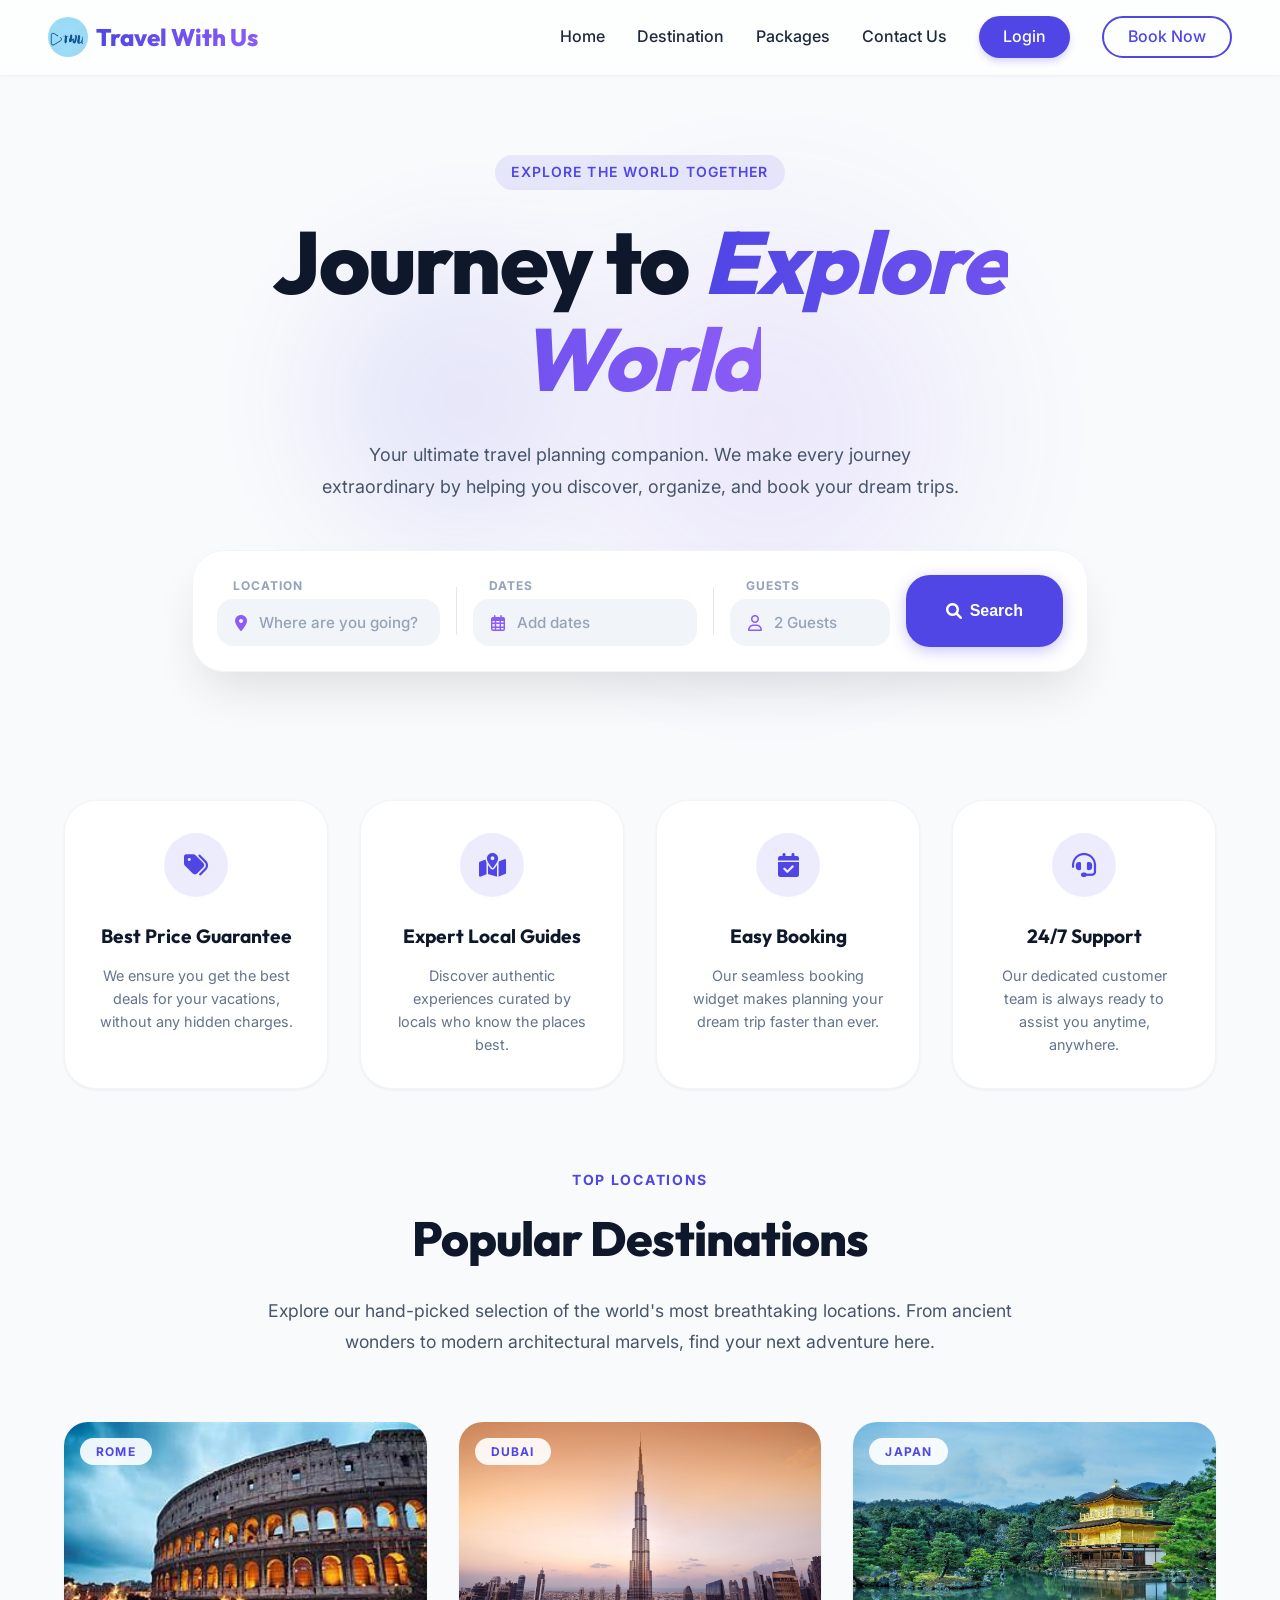
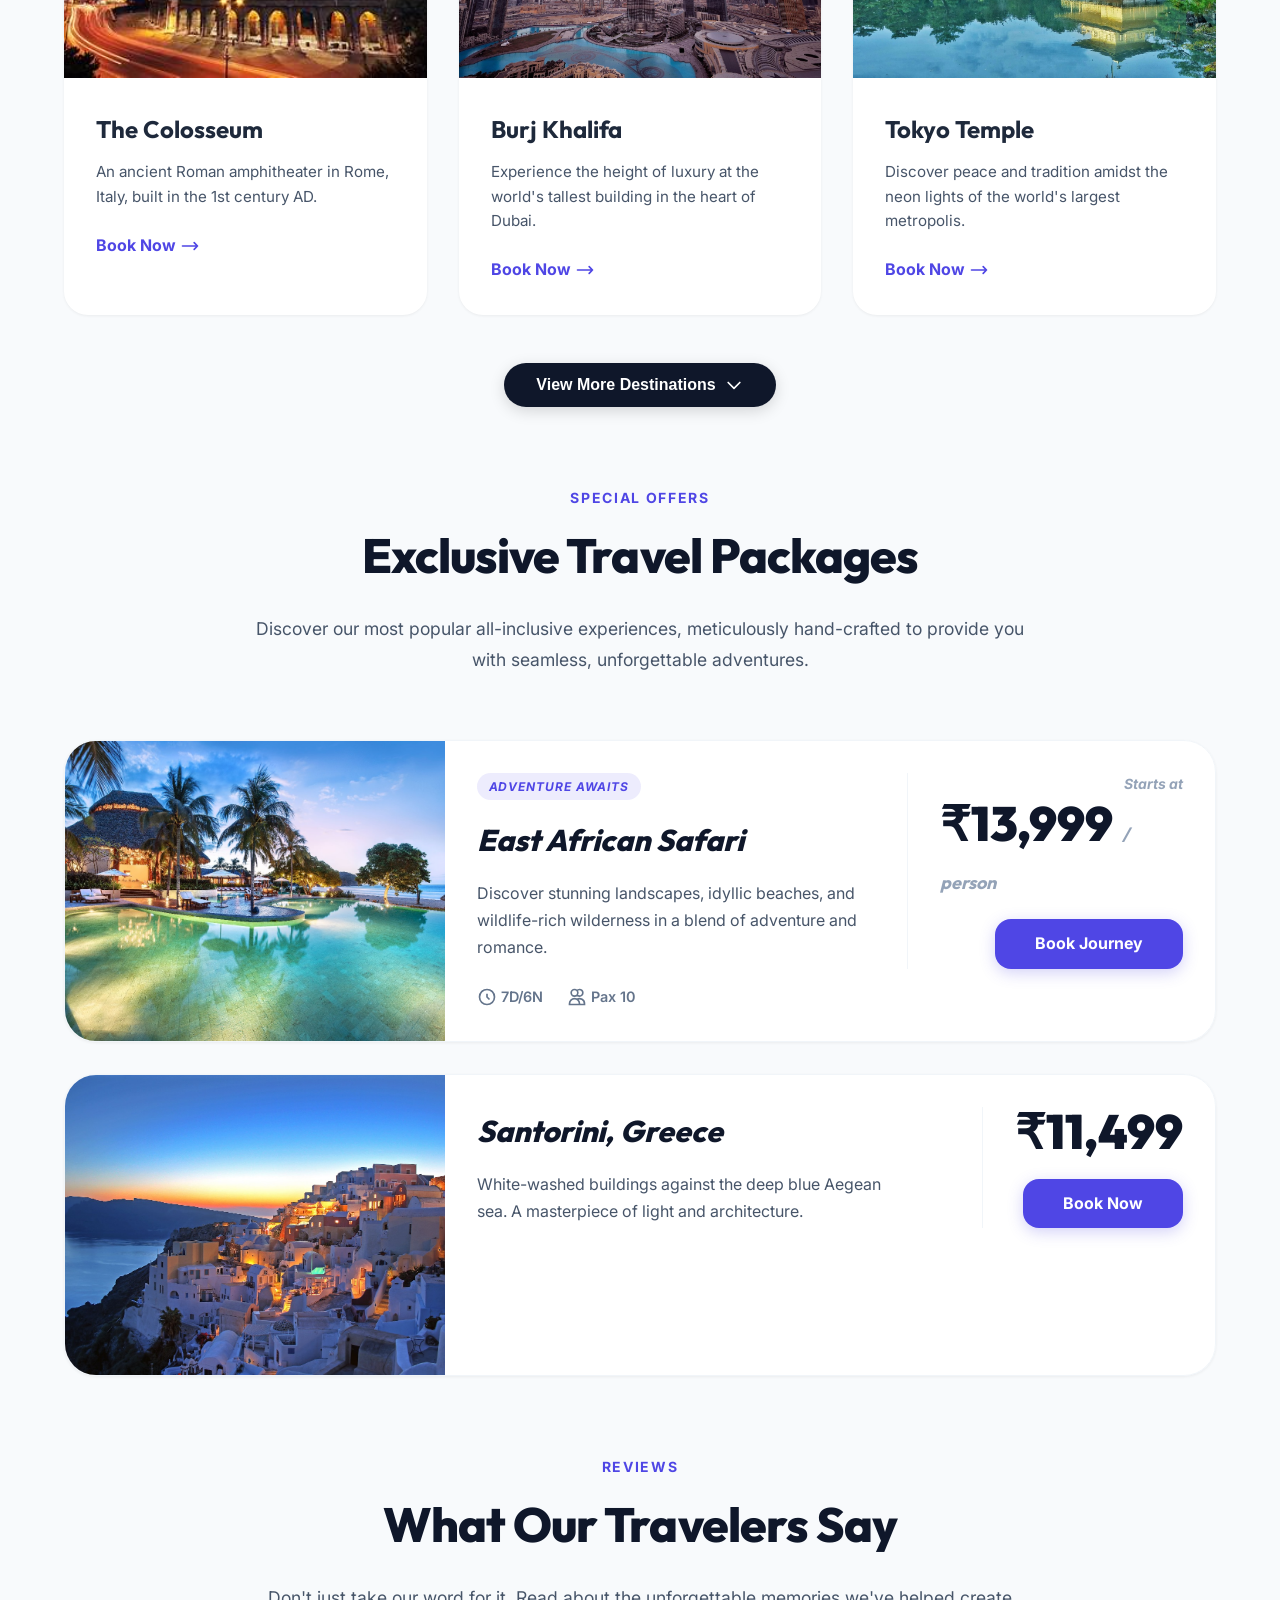
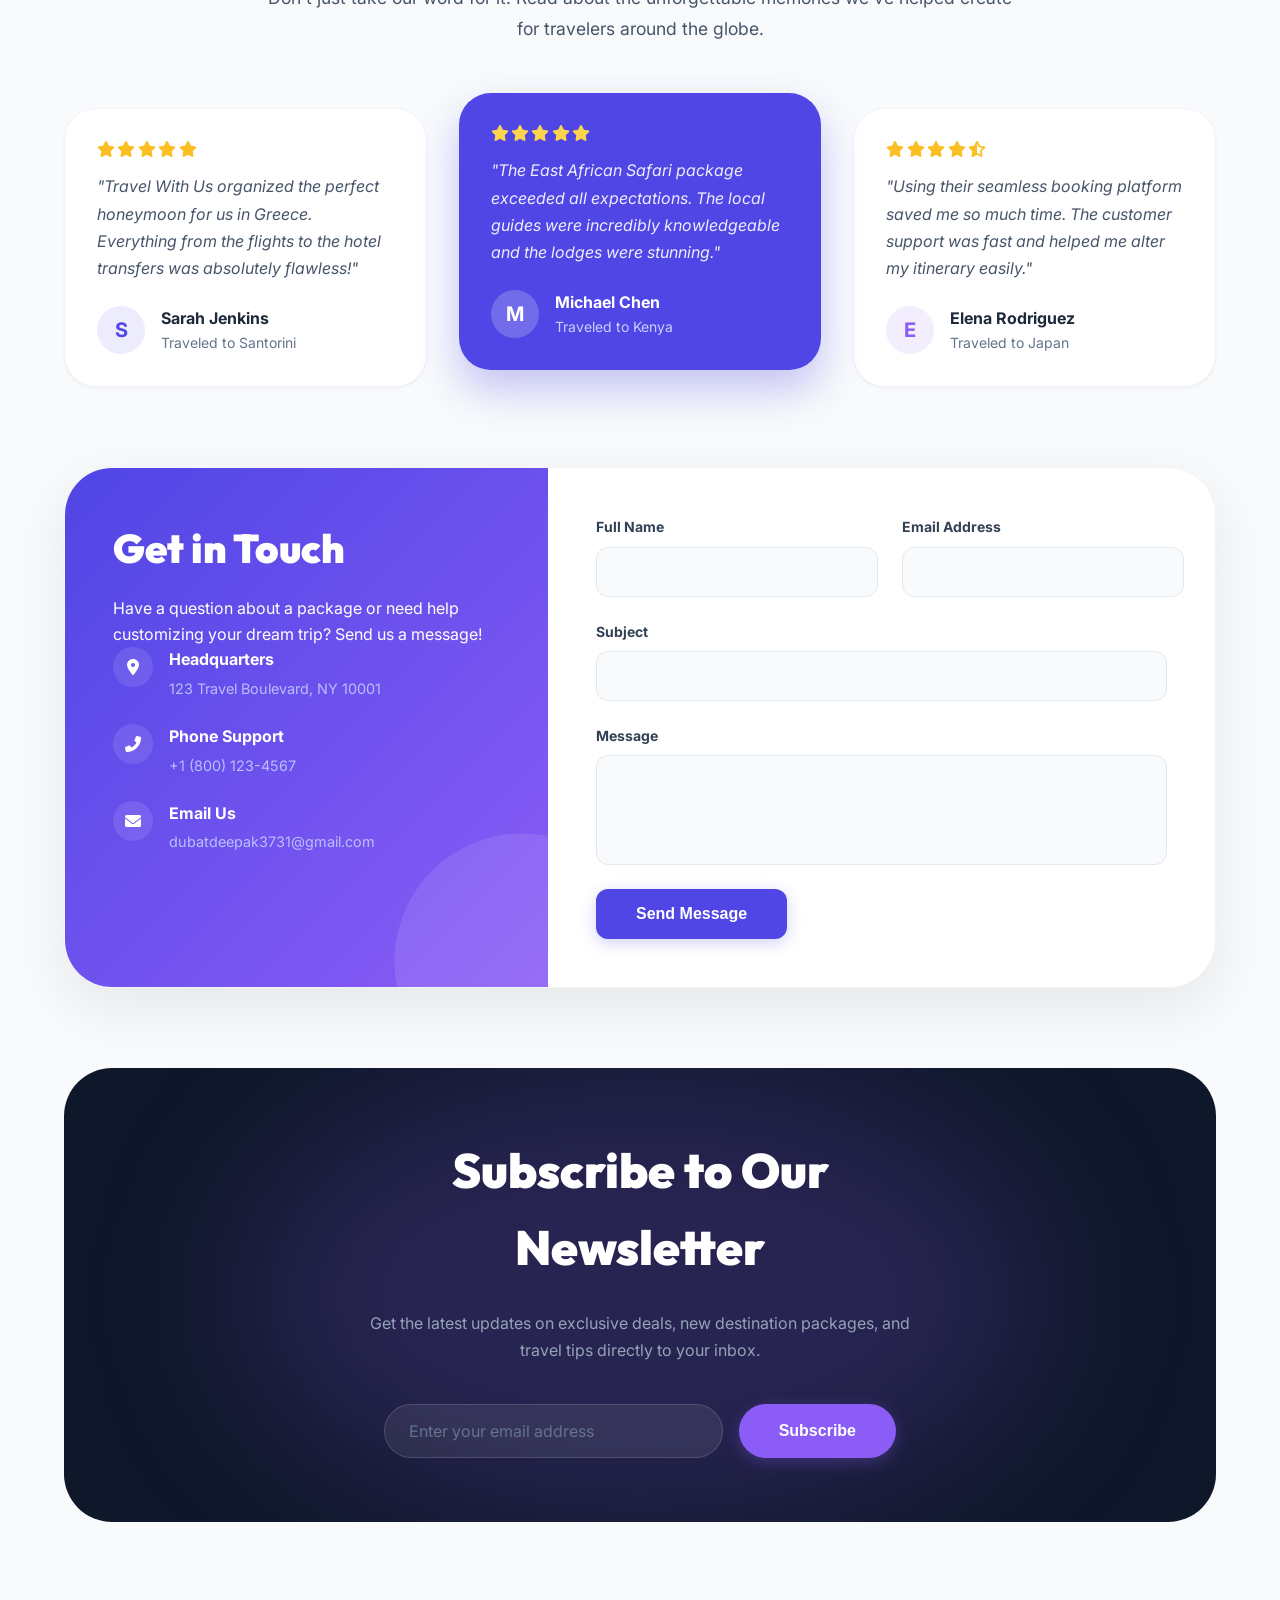
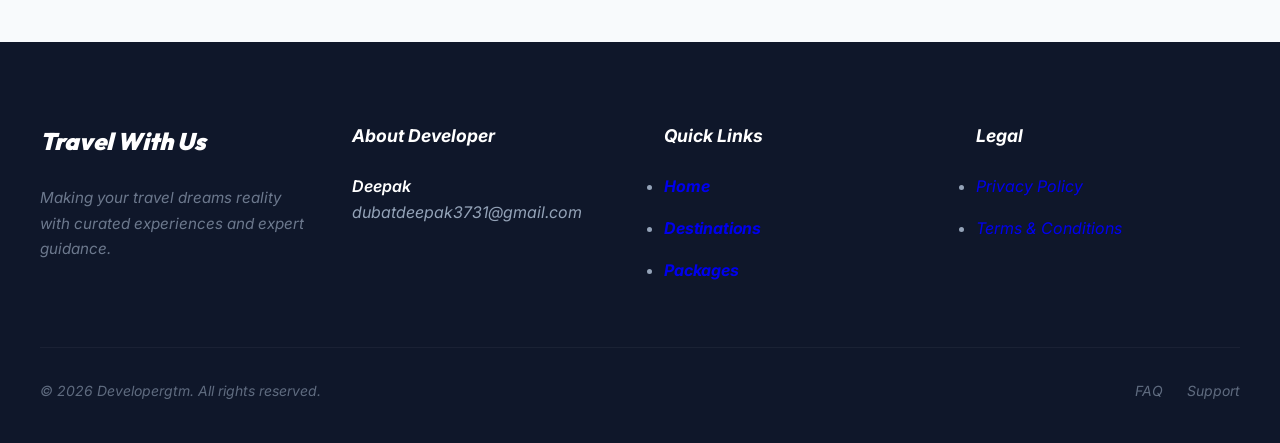
<file: index.html>
<!DOCTYPE html>
<html lang="en">

<head>
    <meta charset="UTF-8">
    <meta name="viewport" content="width=device-width, initial-scale=1.0">
    <meta name="description"
        content="Discover extraordinary journeys with Travel With Us. Explore hidden gems and popular destinations with our curated travel packages.">
    <title>Travel With Us | Journey to Explore the World</title>
    <link rel="shortcut icon" href="logo.jpg" type="image/x-icon">
    <!-- Google Fonts: Outfit & Inter -->
    <link rel="preconnect" href="https://fonts.googleapis.com">
    <link rel="preconnect" href="https://fonts.gstatic.com" crossorigin>
    <link
        href="https://fonts.googleapis.com/css2?family=Inter:wght@300;400;500;600&family=Outfit:wght@400;600;700;800&display=swap"
        rel="stylesheet">
    <link rel="stylesheet" href="https://cdnjs.cloudflare.com/ajax/libs/font-awesome/6.0.0/css/all.min.css" />
    <link rel="stylesheet" href="style.css">
</head>

<body id="Home">
    <!-- Navbar -->
    <nav class="glass-nav">
        <div class="nav-brand">
            <img src="logo.jpg" alt="Logo" class="nav-logo">
            <p class="nav-title">Travel With Us</p>
        </div>
        <div class="nav-links">
            <a href="#Home">Home</a>
            <a href="#Destination">Destination</a>
            <a href="#packages">Packages</a>
            <a href="#Contact">Contact Us</a>
            <a href="login.html" class="nav-btn-login">Login</a>
            <a href="tickets.html" class="nav-btn-book">Book Now</a>
        </div>
        <!-- Mobile Menu Button -->
        <button class="nav-mobile-btn" id="menuBtn" aria-label="Open menu">
            <svg xmlns="http://www.w3.org/2000/svg" style="height:1.5rem;width:1.5rem;" fill="none" viewBox="0 0 24 24"
                stroke="currentColor">
                <path stroke-linecap="round" stroke-linejoin="round" stroke-width="2" d="M4 6h16M4 12h16M4 18h16" />
            </svg>
        </button>
    </nav>

    <!-- Mobile Nav Overlay -->
    <div class="nav-overlay" id="navOverlay"></div>

    <!-- Mobile Nav Drawer -->
    <div class="nav-drawer" id="navDrawer">
        <div class="nav-drawer-header">
            <span class="nav-drawer-brand">Travel With Us</span>
            <button class="nav-drawer-close" id="drawerClose" aria-label="Close menu">✕</button>
        </div>
        <div class="nav-drawer-links">
            <a href="#Home" class="drawer-link">🏠 Home</a>
            <a href="#Destination" class="drawer-link">📍 Destinations</a>
            <a href="#packages" class="drawer-link">📦 Packages</a>
            <a href="#Contact" class="drawer-link">✉️ Contact Us</a>
        </div>
        <div class="nav-drawer-actions">
            <a href="login.html" class="nav-drawer-btn-login">Login</a>
            <a href="tickets.html" class="nav-drawer-btn-book">Book Now</a>
        </div>
    </div>

    <!-- Hero / Header -->
    <header class="hero">
        <div class="hero-inner">
            <div class="hero-content animate-fade-in-up">
                <span class="hero-badge">Explore the world together</span>
                <h1>
                    Journey to <span class="gradient-text">Explore World</span>
                </h1>
                <p class="hero-subtitle">
                    Your ultimate travel planning companion. We make every journey extraordinary by helping you
                    discover, organize, and book your dream trips.
                </p>

                <!-- Search / Booking Widget -->
                <div class="search-widget">
                    <form id="searchWidget" class="search-form">
                        <div class="search-field">
                            <label>Location</label>
                            <div class="search-input-wrap">
                                <i class="fas fa-map-marker-alt"></i>
                                <input type="text" placeholder="Where are you going?">
                            </div>
                        </div>
                        <div class="search-divider"></div>
                        <div class="search-field">
                            <label>Dates</label>
                            <div class="search-input-wrap">
                                <i class="far fa-calendar-alt"></i>
                                <input type="text" placeholder="Add dates" onfocus="(this.type='date')"
                                    onblur="(this.value==''?this.type='text':'')">
                            </div>
                        </div>
                        <div class="search-divider"></div>
                        <div class="search-field" style="flex: 0.6;">
                            <label>Guests</label>
                            <div class="search-input-wrap">
                                <i class="far fa-user"></i>
                                <input type="number" placeholder="2 Guests" min="1">
                            </div>
                        </div>
                        <button type="submit" class="search-btn">
                            <i class="fas fa-search"></i> Search
                        </button>
                    </form>
                </div>
            </div>
        </div>
        <!-- Decorative blobs -->
        <div class="hero-blobs">
            <div class="hero-blob-1"></div>
            <div class="hero-blob-2"></div>
        </div>
    </header>

    <main>
        <!-- Why Choose Us / Services Section -->
        <section class="section-why">
            <div class="container">
                <div class="services-grid">
                    <div class="service-card">
                        <div class="service-icon"><i class="fas fa-tags"></i></div>
                        <h3>Best Price Guarantee</h3>
                        <p>We ensure you get the best deals for your vacations, without any hidden charges.</p>
                    </div>
                    <div class="service-card">
                        <div class="service-icon"><i class="fas fa-map-marked-alt"></i></div>
                        <h3>Expert Local Guides</h3>
                        <p>Discover authentic experiences curated by locals who know the places best.</p>
                    </div>
                    <div class="service-card">
                        <div class="service-icon"><i class="fas fa-calendar-check"></i></div>
                        <h3>Easy Booking</h3>
                        <p>Our seamless booking widget makes planning your dream trip faster than ever.</p>
                    </div>
                    <div class="service-card">
                        <div class="service-icon"><i class="fas fa-headset"></i></div>
                        <h3>24/7 Support</h3>
                        <p>Our dedicated customer team is always ready to assist you anytime, anywhere.</p>
                    </div>
                </div>
            </div>
        </section>

        <!-- Destinations Section -->
        <section id="Destination" class="section-destinations">
            <div class="container">
                <div class="section-header">
                    <span class="section-label">Top Locations</span>
                    <h2 class="section-title">Popular Destinations</h2>
                    <p class="section-desc">
                        Explore our hand-picked selection of the world's most breathtaking locations. From ancient
                        wonders to modern architectural marvels, find your next adventure here.
                    </p>
                </div>

                <!-- Main Destinations Grid -->
                <div class="destinations-grid">
                    <!-- Card 1 -->
                    <div class="destination-card">
                        <div class="destination-card-img">
                            <img src="pic 4.jpg" alt="The Colosseum">
                            <div class="destination-badge">Rome</div>
                        </div>
                        <div class="destination-card-body">
                            <h3>The Colosseum</h3>
                            <p>An ancient Roman amphitheater in Rome, Italy, built in the 1st century AD.</p>
                            <a href="payment.html?pkg=The+Colosseum%2C+Rome&price=18999&nights=6&img=pic+4.jpg" class="explore-link">Book Now
                                <svg xmlns="http://www.w3.org/2000/svg" style="height:1.25rem;width:1.25rem;"
                                    fill="none" viewBox="0 0 24 24" stroke="currentColor">
                                    <path stroke-linecap="round" stroke-linejoin="round" stroke-width="2"
                                        d="M17 8l4 4m0 0l-4 4m4-4H3" />
                                </svg>
                            </a>
                        </div>
                    </div>
                    <!-- Card 2 -->
                    <div class="destination-card">
                        <div class="destination-card-img">
                            <img src="pic 6.jpg" alt="Burj Khalifa">
                            <div class="destination-badge">Dubai</div>
                        </div>
                        <div class="destination-card-body">
                            <h3>Burj Khalifa</h3>
                            <p>Experience the height of luxury at the world's tallest building in the heart of Dubai.
                            </p>
                            <a href="payment.html?pkg=Burj+Khalifa%2C+Dubai&price=22999&nights=5&img=pic+6.jpg" class="explore-link">Book Now
                                <svg xmlns="http://www.w3.org/2000/svg" style="height:1.25rem;width:1.25rem;"
                                    fill="none" viewBox="0 0 24 24" stroke="currentColor">
                                    <path stroke-linecap="round" stroke-linejoin="round" stroke-width="2"
                                        d="M17 8l4 4m0 0l-4 4m4-4H3" />
                                </svg>
                            </a>
                        </div>
                    </div>
                    <!-- Card 3 -->
                    <div class="destination-card">
                        <div class="destination-card-img">
                            <img src="pic 7.jpg" alt="Tokyo Temple">
                            <div class="destination-badge">Japan</div>
                        </div>
                        <div class="destination-card-body">
                            <h3>Tokyo Temple</h3>
                            <p>Discover peace and tradition amidst the neon lights of the world's largest metropolis.
                            </p>
                            <a href="payment.html?pkg=Tokyo+Temple%2C+Japan&price=29999&nights=8&img=pic+7.jpg" class="explore-link">Book Now
                                <svg xmlns="http://www.w3.org/2000/svg" style="height:1.25rem;width:1.25rem;"
                                    fill="none" viewBox="0 0 24 24" stroke="currentColor">
                                    <path stroke-linecap="round" stroke-linejoin="round" stroke-width="2"
                                        d="M17 8l4 4m0 0l-4 4m4-4H3" />
                                </svg>
                            </a>
                        </div>
                    </div>
                </div>

                <!-- More Destinations (Hidden by default) -->
                <div id="moreDestinations" class="destinations-more hidden">
                    <div class="destination-card">
                        <div class="destination-card-img">
                            <img src="pic 8.jpg" alt="Niagara Falls">
                        </div>
                        <div class="destination-card-body">
                            <h3>Niagara Falls</h3>
                            <p>Experience the thunderous roar of nature's spectacular curtain of water.</p>
                            <a href="payment.html?pkg=Niagara+Falls%2C+Canada&price=24999&nights=5&img=pic+8.jpg" class="explore-link">Book Now
                                <svg xmlns="http://www.w3.org/2000/svg" style="height:1.25rem;width:1.25rem;" fill="none" viewBox="0 0 24 24" stroke="currentColor"><path stroke-linecap="round" stroke-linejoin="round" stroke-width="2" d="M17 8l4 4m0 0l-4 4m4-4H3" /></svg>
                            </a>
                        </div>
                    </div>
                    <div class="destination-card">
                        <div class="destination-card-img">
                            <img src="pic 9.jpg" alt="Sydney Opera House">
                        </div>
                        <div class="destination-card-body">
                            <h3>Sydney Opera House</h3>
                            <p>Explore the world-famous architectural icon of the Australian coast.</p>
                            <a href="payment.html?pkg=Sydney+Opera+House%2C+Australia&price=32999&nights=7&img=pic+9.jpg" class="explore-link">Book Now
                                <svg xmlns="http://www.w3.org/2000/svg" style="height:1.25rem;width:1.25rem;" fill="none" viewBox="0 0 24 24" stroke="currentColor"><path stroke-linecap="round" stroke-linejoin="round" stroke-width="2" d="M17 8l4 4m0 0l-4 4m4-4H3" /></svg>
                            </a>
                        </div>
                    </div>
                    <div class="destination-card">
                        <div class="destination-card-img">
                            <img src="pic 10.jpg" alt="Bellas Artes">
                        </div>
                        <div class="destination-card-body">
                            <h3>Bellas Artes</h3>
                            <p>A stunning monument of culture and history in the heart of Mexico.</p>
                            <a href="payment.html?pkg=Bellas+Artes%2C+Mexico&price=19999&nights=6&img=pic+10.jpg" class="explore-link">Book Now
                                <svg xmlns="http://www.w3.org/2000/svg" style="height:1.25rem;width:1.25rem;" fill="none" viewBox="0 0 24 24" stroke="currentColor"><path stroke-linecap="round" stroke-linejoin="round" stroke-width="2" d="M17 8l4 4m0 0l-4 4m4-4H3" /></svg>
                            </a>
                        </div>
                    </div>
                </div>

                <div class="center-btn-wrap">
                    <button id="toggleButton" class="toggle-btn">
                        <span>View More Destinations</span>
                        <svg xmlns="http://www.w3.org/2000/svg" style="height:1.25rem;width:1.25rem;" fill="none"
                            viewBox="0 0 24 24" stroke="currentColor">
                            <path stroke-linecap="round" stroke-linejoin="round" stroke-width="2" d="M19 9l-7 7-7-7" />
                        </svg>
                    </button>
                </div>
            </div>
        </section>

        <!-- Packages Section -->
        <section id="packages" class="section-packages">
            <div class="container">
                <div class="section-header">
                    <span class="section-label">Special Offers</span>
                    <h2 class="section-title">Exclusive Travel Packages</h2>
                    <p class="section-desc">
                        Discover our most popular all-inclusive experiences, meticulously hand-crafted to provide you
                        with seamless, unforgettable adventures.
                    </p>
                </div>

                <div class="packages-list">
                    <!-- Package 1 -->
                    <div class="package-card">
                        <div class="package-inner">
                            <div class="package-img-wrap">
                                <img src="pop 1.jpg" alt="East Africa">
                                <div class="package-img-overlay"></div>
                            </div>
                            <div class="package-body">
                                <div class="package-info">
                                    <span class="package-tag">Adventure awaits</span>
                                    <h3 class="package-title">East African Safari</h3>
                                    <p class="package-desc">Discover stunning landscapes, idyllic beaches, and
                                        wildlife-rich wilderness in a blend of adventure and romance.</p>
                                    <div class="package-meta">
                                        <span>
                                            <svg style="height:1.25rem;width:1.25rem;" fill="none" viewBox="0 0 24 24"
                                                stroke="currentColor">
                                                <path stroke-width="2"
                                                    d="M12 8v4l3 3m6-3a9 9 0 11-18 0 9 9 0 0118 0z" />
                                            </svg>
                                            7D/6N
                                        </span>
                                        <span>
                                            <svg style="height:1.25rem;width:1.25rem;" fill="none" viewBox="0 0 24 24"
                                                stroke="currentColor">
                                                <path stroke-width="2"
                                                    d="M12 4.354a4 4 0 110 5.292M15 21H3v-1a6 6 0 0112 0v1zm0 0h6v-1a6 6 0 00-9-5.197M13 7a4 4 0 11-8 0 4 4 0 018 0z" />
                                            </svg>
                                            Pax 10
                                        </span>
                                    </div>
                                </div>
                                <div class="package-pricing">
                                    <p class="package-price-label">Starts at</p>
                                    <p class="package-price">₹13,999 <span>/ person</span></p>
                                    <a href="payment.html?pkg=East+African+Safari&price=13999&nights=7&img=pop+1.jpg"
                                        class="book-btn">Book Journey</a>
                                </div>
                            </div>
                        </div>
                    </div>

                    <!-- Package 2 -->
                    <div class="package-card">
                        <div class="package-inner">
                            <div class="package-img-wrap">
                                <img src="pop 3.jpg" alt="Santorini">
                            </div>
                            <div class="package-body">
                                <div class="package-info">
                                    <h3 class="package-title">Santorini, Greece</h3>
                                    <p class="package-desc">White-washed buildings against the deep blue Aegean sea. A
                                        masterpiece of light and architecture.</p>
                                </div>
                                <div class="package-pricing">
                                    <p class="package-price">₹11,499</p>
                                    <a href="payment.html?pkg=Santorini%2C+Greece&price=11499&nights=5&img=pop+3.jpg"
                                        class="book-btn">Book Now</a>
                                </div>
                            </div>
                        </div>
                    </div>
                </div>


            </div>
        </section>

        <!-- Testimonials Section -->
        <section class="section-testimonials">
            <div class="container">
                <div class="section-header">
                    <span class="section-label">Reviews</span>
                    <h2 class="section-title">What Our Travelers Say</h2>
                    <p class="section-desc">Don't just take our word for it. Read about the unforgettable memories we've
                        helped create for travelers around the globe.</p>
                </div>
                <div class="testimonials-grid">
                    <!-- Testimonial 1 -->
                    <div class="testimonial-card">
                        <div>
                            <div class="stars"><i class="fas fa-star"></i><i class="fas fa-star"></i><i
                                    class="fas fa-star"></i><i class="fas fa-star"></i><i class="fas fa-star"></i></div>
                            <p class="testimonial-text">"Travel With Us organized the perfect honeymoon for us in
                                Greece. Everything from the flights to the hotel transfers was absolutely flawless!"</p>
                        </div>
                        <div class="testimonial-author">
                            <div class="author-avatar avatar-indigo">S</div>
                            <div>
                                <h4 class="author-name">Sarah Jenkins</h4>
                                <p class="author-trip">Traveled to Santorini</p>
                            </div>
                        </div>
                    </div>
                    <!-- Testimonial 2 (Featured) -->
                    <div class="testimonial-card featured">
                        <div>
                            <div class="stars"><i class="fas fa-star"></i><i class="fas fa-star"></i><i
                                    class="fas fa-star"></i><i class="fas fa-star"></i><i class="fas fa-star"></i></div>
                            <p class="testimonial-text">"The East African Safari package exceeded all expectations. The
                                local guides were incredibly knowledgeable and the lodges were stunning."</p>
                        </div>
                        <div class="testimonial-author">
                            <div class="author-avatar avatar-white">M</div>
                            <div>
                                <h4 class="author-name">Michael Chen</h4>
                                <p class="author-trip">Traveled to Kenya</p>
                            </div>
                        </div>
                    </div>
                    <!-- Testimonial 3 -->
                    <div class="testimonial-card">
                        <div>
                            <div class="stars"><i class="fas fa-star"></i><i class="fas fa-star"></i><i
                                    class="fas fa-star"></i><i class="fas fa-star"></i><i
                                    class="fas fa-star-half-alt"></i></div>
                            <p class="testimonial-text">"Using their seamless booking platform saved me so much time.
                                The customer support was fast and helped me alter my itinerary easily."</p>
                        </div>
                        <div class="testimonial-author">
                            <div class="author-avatar avatar-purple">E</div>
                            <div>
                                <h4 class="author-name">Elena Rodriguez</h4>
                                <p class="author-trip">Traveled to Japan</p>
                            </div>
                        </div>
                    </div>
                </div>
            </div>
        </section>

        <!-- Contact Section -->
        <section id="Contact" class="section-contact">
            <div class="container">
                <div class="contact-box">
                    <!-- Info Side -->
                    <div class="contact-info">
                        <div class="contact-info-inner">
                            <h2>Get in Touch</h2>
                            <div>
                                <p>Have a question about a package or need help customizing your dream trip? Send us a
                                    message!</p>
                            </div>
                            <div class="contact-details">
                                <div class="contact-detail-item">
                                    <div class="contact-detail-icon"><i class="fas fa-map-marker-alt"></i></div>
                                    <div>
                                        <h4 class="contact-detail-title">Headquarters</h4>
                                        <p class="contact-detail-val">123 Travel Boulevard, NY 10001</p>
                                    </div>
                                </div>
                                <div class="contact-detail-item">
                                    <div class="contact-detail-icon"><i class="fas fa-phone-alt"></i></div>
                                    <div>
                                        <h4 class="contact-detail-title">Phone Support</h4>
                                        <p class="contact-detail-val">+1 (800) 123-4567</p>
                                    </div>
                                </div>
                                <div class="contact-detail-item">
                                    <div class="contact-detail-icon"><i class="fas fa-envelope"></i></div>
                                    <div>
                                        <h4 class="contact-detail-title">Email Us</h4>
                                        <p class="contact-detail-val">dubatdeepak3731@gmail.com</p>
                                    </div>
                                </div>
                            </div>
                        </div>
                        <div class="contact-decor"></div>
                    </div>

                    <!-- Form Side -->
                    <div class="contact-form-wrap">
                        <form id="contactForm" class="contact-form">
                            <div class="form-row">
                                <div class="form-group">
                                    <label>Full Name</label>
                                    <input type="text" required>
                                </div>
                                <div class="form-group">
                                    <label>Email Address</label>
                                    <input type="email" required>
                                </div>
                            </div>
                            <div class="form-group">
                                <label>Subject</label>
                                <input type="text" required>
                            </div>
                            <div class="form-group">
                                <label>Message</label>
                                <textarea rows="4" required></textarea>
                            </div>
                            <button type="submit" class="submit-btn">Send Message</button>
                        </form>
                    </div>
                </div>
            </div>
        </section>

        <!-- Newsletter Section -->
        <section class="section-newsletter">
            <div class="container">
                <div class="newsletter-box">
                    <div class="newsletter-glow"></div>
                    <div class="newsletter-inner">
                        <h2>Subscribe to Our Newsletter</h2>
                        <p>Get the latest updates on exclusive deals, new destination packages, and travel tips directly
                            to your inbox.</p>
                        <form id="newsletterForm" class="newsletter-form">
                            <input type="email" placeholder="Enter your email address" required>
                            <button type="submit">Subscribe</button>
                        </form>
                    </div>
                </div>
            </div>
        </section>
    </main>

    <footer>
        <div class="footer-inner">
            <div class="footer-grid">
                <div>
                    <span class="footer-brand-title">Travel With Us</span>
                    <p class="footer-brand-desc">Making your travel dreams reality with curated experiences and expert
                        guidance.</p>
                </div>
                <div class="footer-col">
                    <span class="footer-col-title">About Developer</span>
                    <p>Deepak</p>
                    <a href="mailto:dubatdeepak3731@gmail.com">dubatdeepak3731@gmail.com</a>
                </div>
                <div>
                    <span class="footer-col-title">Quick Links</span>
                    <ul class="footer-links">
                        <li><a href="#Home">Home</a></li>
                        <li><a href="#Destination">Destinations</a></li>
                        <li><a href="#packages">Packages</a></li>
                    </ul>
                </div>
                <div>
                    <span class="footer-col-title">Legal</span>
                    <ul class="footer-legal">
                        <li><a href="#">Privacy Policy</a></li>
                        <li><a href="#">Terms & Conditions</a></li>
                    </ul>
                </div>
            </div>
            <div class="footer-bottom">
                <p>© 2026 Developergtm. All rights reserved.</p>
                <div class="footer-bottom-links">
                    <a href="#">FAQ</a>
                    <a href="#">Support</a>
                </div>
            </div>
        </div>
    </footer>

    <script src="script.js"></script>
</body>

</html>
</file>
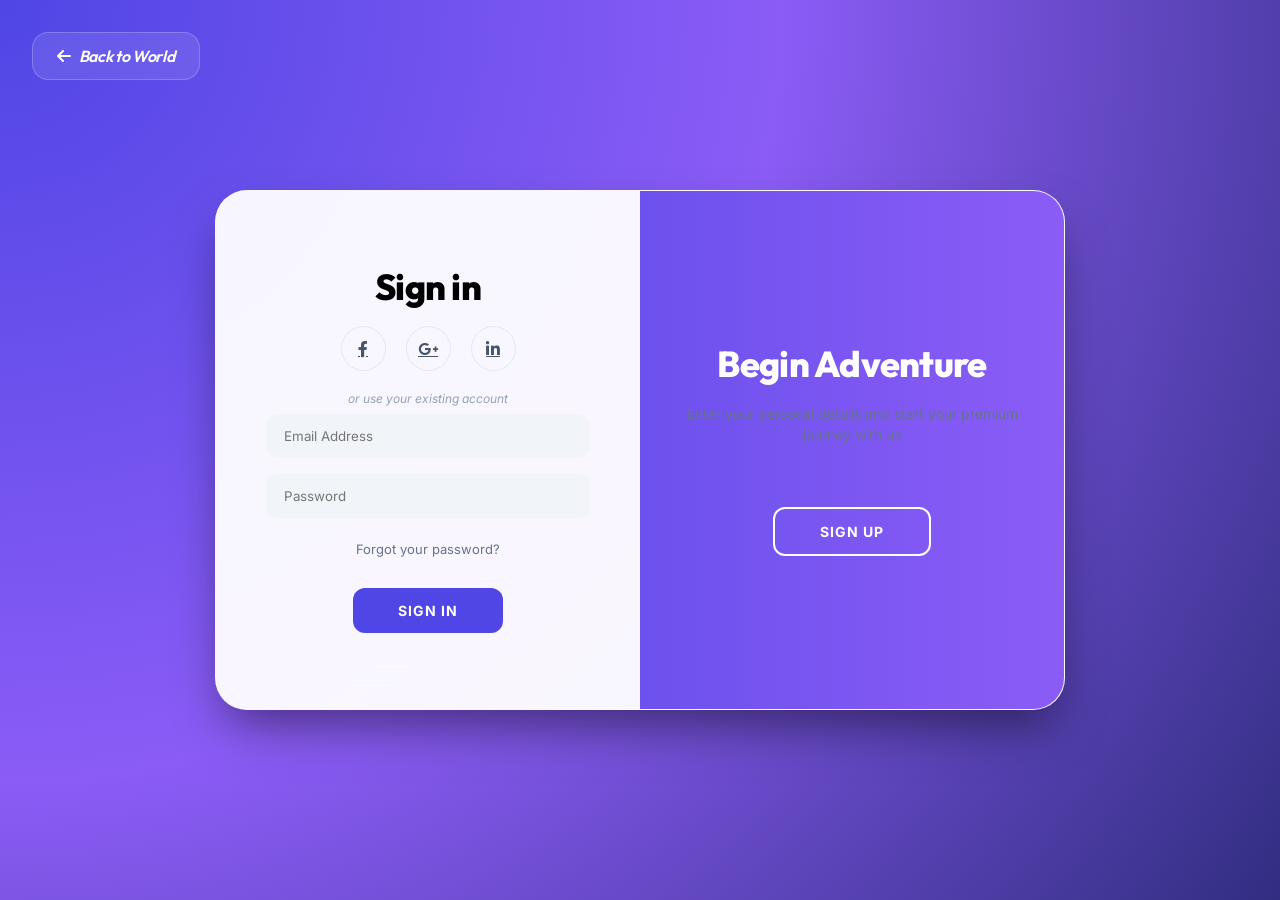
<file: login.html>
<!DOCTYPE html>
<html lang="en">

<head>
	<meta charset="UTF-8" />
	<meta name="viewport" content="width=device-width, initial-scale=1.0" />
	<title>Travel With Us | Seamless Login</title>
	<link rel="stylesheet" href="https://cdnjs.cloudflare.com/ajax/libs/font-awesome/6.0.0/css/all.min.css" />
    <link rel="shortcut icon" href="logo.jpg" type="image/x-icon">
    <!-- Google Fonts: Outfit & Inter -->
    <link rel="preconnect" href="https://fonts.googleapis.com">
    <link rel="preconnect" href="https://fonts.gstatic.com" crossorigin>
    <link href="https://fonts.googleapis.com/css2?family=Inter:wght@300;400;500;600&family=Outfit:wght@400;600;700;800&display=swap" rel="stylesheet">
	<style>
		:root {
			--primary: #4F46E5;
			--secondary: #8B5CF6;
		}
		
		* {
			box-sizing: border-box;
			font-family: 'Inter', sans-serif;
		}

		body {
			background: radial-gradient(circle at top left, #4F46E5, #8B5CF6, #312E81);
			display: flex;
			justify-content: center;
			align-items: center;
			flex-direction: column;
			height: 100vh;
			margin: 0;
			overflow: hidden;
		}

		h1 {
			font-family: 'Outfit', sans-serif !important;
			font-weight: 800 !important;
			margin: 0 !important;
			letter-spacing: -0.02em !important;
            font-size: 2.25rem !important;
            line-height: 1.1 !important;
		}

		p {
			font-size: 14px !important;
			font-weight: 400 !important;
			line-height: 1.5 !important;
			color: #64748b !important;
			margin: 20px 0 30px !important;
		}

		.container {
			background-color: rgba(255, 255, 255, 0.95);
			backdrop-filter: blur(20px);
			border-radius: 2rem;
			box-shadow: 0 25px 50px -12px rgba(0, 0, 0, 0.5);
			position: relative;
			overflow: hidden;
			width: 850px;
			max-width: 95%;
			min-height: 520px;
			border: 1px solid rgba(255, 255, 255, 0.2);
		}

		.form-container {
			position: absolute;
			top: 0;
			height: 100%;
			transition: all 0.6s cubic-bezier(0.68, -0.55, 0.265, 1.55);
		}

		form {
			background-color: transparent;
			display: flex;
			align-items: center;
			justify-content: center;
			flex-direction: column;
			padding: 0 50px;
			height: 100%;
			text-align: center;
		}

		.sign-in-container {
			left: 0;
			width: 50%;
			z-index: 2;
            opacity: 1;
		}

		.container.right-panel-active .sign-in-container {
			transform: translateX(100%);
            opacity: 0;
            z-index: 1;
		}

		.sign-up-container {
			left: 0;
			width: 50%;
			opacity: 0;
			z-index: 1;
		}

		.container.right-panel-active .sign-up-container {
			transform: translateX(100%);
			opacity: 1;
			z-index: 5;
			animation: show 0.6s;
		}

		@keyframes show {
			0%, 49.99% { opacity: 0; z-index: 1; }
			50%, 100% { opacity: 1; z-index: 5; }
		}

		.overlay-container {
			position: absolute;
			top: 0;
			left: 50%;
			width: 50%;
			height: 100%;
			overflow: hidden;
			transition: transform 0.6s ease-in-out;
			z-index: 100;
		}

		.container.right-panel-active .overlay-container {
			transform: translateX(-100%);
		}

		.overlay {
			background: linear-gradient(to right, #4F46E5, #8B5CF6);
			color: #FFFFFF;
			position: relative;
			left: -100%;
			height: 100%;
			width: 200%;
			transform: translateX(0);
			transition: transform 0.6s ease-in-out;
		}

		.container.right-panel-active .overlay {
			transform: translateX(50%);
		}

		.overlay-panel {
			position: absolute;
			display: flex;
			align-items: center;
			justify-content: center;
			flex-direction: column;
			padding: 0 40px;
			text-align: center;
			top: 0;
			height: 100%;
			width: 50%;
			transform: translateX(0);
			transition: transform 0.6s ease-in-out;
		}

		.overlay-left { transform: translateX(-20%); }
		.container.right-panel-active .overlay-left { transform: translateX(0); }
		.overlay-right { right: 0; transform: translateX(0); }
		.container.right-panel-active .overlay-right { transform: translateX(20%); }



		input {
			background-color: #f1f5f9 !important;
			border: 2px solid transparent !important;
			padding: 12px 16px !important;
			margin: 8px 0 !important;
			width: 100% !important;
			border-radius: 12px !important;
			transition: border-color 0.3s, background-color 0.3s, box-shadow 0.3s !important;
			outline: none !important;
            height: auto !important;
            color: #1e293b !important;
		}

		input:focus {
			border-color: #4F46E5 !important;
			background-color: #fff !important;
			box-shadow: 0 0 0 4px rgba(79, 70, 229, 0.1) !important;
		}

		button {
			border-radius: 12px !important;
			border: none !important;
			background-color: #4F46E5 !important;
			color: #FFFFFF !important;
			font-size: 14px !important;
			font-weight: 700 !important;
			padding: 14px 45px !important;
			letter-spacing: 1px !important;
			text-transform: uppercase !important;
			transition: transform 0.1s ease-in, background 0.3s !important;
			margin-top: 1rem !important;
			cursor: pointer !important;
            display: inline-block !important;
		}

		button:hover { background-color: #4338CA !important; }
		button:active { transform: scale(0.95) !important; }
		button.ghost {
			background-color: transparent !important;
			border: 2px solid #FFFFFF !important;
			margin-top: 2rem !important;
		}
		button.ghost:hover {
			background-color: #fff !important;
			color: #4F46E5 !important;
		}

		.social-container {
			margin: 20px 0;
		}

		.social-container a {
			border: 1px solid #e2e8f0;
			border-radius: 50%;
			display: inline-flex;
			justify-content: center;
			align-items: center;
			margin: 0 8px;
			height: 45px;
			width: 45px;
			color: #475569;
			transition: all 0.3s;
		}

		.social-container a:hover {
			background-color: #f8fafc;
			color: #4F46E5;
			border-color: #4F46E5;
			transform: translateY(-3px);
		}

		.forgot {
			color: #64748b;
			font-size: 13px;
			text-decoration: none;
			margin: 15px 0;
			transition: color 0.3s;
		}
		.forgot:hover { color: #4F46E5; }

		/* Back link */
		.back-home {
			position: fixed;
			top: 2rem;
			left: 2rem;
			color: #fff;
			text-decoration: none;
			font-weight: 600;
			display: flex;
			align-items: center;
			gap: 0.5rem;
			z-index: 200;
			background: rgba(255, 255, 255, 0.1);
			padding: 0.8rem 1.5rem;
			border-radius: 1rem;
			backdrop-filter: blur(10px);
			border: 1px solid rgba(255, 255, 255, 0.2);
			transition: all 0.3s;
		}
		.back-home:hover {
			background: rgba(255, 255, 255, 0.2);
			transform: translateX(-5px);
		}
	</style>
</head>

<body>
	<a href="index.html" class="back-home" style="font-family:'Outfit',sans-serif;letter-spacing:-0.02em;font-style:italic;"><i class="fas fa-arrow-left"></i> Back to World</a>
	
	<div class="container" id="container">
		<div class="form-container sign-up-container">
			<form id="signUpForm">
				<h1>Create Account</h1>
				<div class="social-container">
					<a href="#"><i class="fab fa-facebook-f"></i></a>
					<a href="#"><i class="fab fa-google-plus-g"></i></a>
					<a href="#"><i class="fab fa-linkedin-in"></i></a>
				</div>
				<span style="font-size:0.75rem;color:#94a3b8;font-style:italic;">or use your email for registration</span>
				<input type="text" placeholder="Full Name" required />
				<input type="email" placeholder="Email Address" required />
				<input type="password" placeholder="Password" required />
				<button type="submit">Sign Up</button>
			</form>
		</div>
		<div class="form-container sign-in-container">
			<form id="signInForm">
				<h1>Sign in</h1>
				<div class="social-container">
					<a href="#"><i class="fab fa-facebook-f"></i></a>
					<a href="#"><i class="fab fa-google-plus-g"></i></a>
					<a href="#"><i class="fab fa-linkedin-in"></i></a>
				</div>
				<span style="font-size:0.75rem;color:#94a3b8;font-style:italic;">or use your existing account</span>
				<input type="email" placeholder="Email Address" required />
				<input type="password" placeholder="Password" required />
				<a href="#" class="forgot italic">Forgot your password?</a>
				<button type="submit">Sign In</button>
			</form>
		</div>
		<div class="overlay-container">
			<div class="overlay italic">
				<div class="overlay-panel overlay-left">
					<h1 style="color:#fff;">Welcome Back!</h1>
					<p style="color:rgba(255,255,255,0.8);">To keep connected with us please login with your personal info</p>
					<button class="ghost" id="signIn">Sign In</button>
				</div>
				<div class="overlay-panel overlay-right">
					<h1 style="color:#fff;">Begin Adventure</h1>
					<p style="color:rgba(255,255,255,0.8);">Enter your personal details and start your premium journey with us</p>
					<button class="ghost" id="signUp">Sign Up</button>
				</div>
			</div>
		</div>
	</div>

	<script>
		const signUpButton = document.getElementById('signUp');
		const signInButton = document.getElementById('signIn');
		const container = document.getElementById('container');

		signUpButton.addEventListener('click', () => {
			container.classList.add('right-panel-active');
		});

		signInButton.addEventListener('click', () => {
			container.classList.remove('right-panel-active');
		});

		// Simulate Login/Sign-up SUCCESS
		const handleAuth = (e) => {
			e.preventDefault();
			const btn = e.target.querySelector('button');
			const originalText = btn.textContent;
			btn.textContent = 'Verifying...';
			btn.disabled = true;
			
			setTimeout(() => {
				btn.textContent = 'Welcome! Redirecting...';
				btn.style.background = '#10b981';
				setTimeout(() => {
					window.location.href = 'index.html';
				}, 1000);
			}, 1500);
		};

		document.getElementById('signInForm').addEventListener('submit', handleAuth);
		document.getElementById('signUpForm').addEventListener('submit', handleAuth);
	</script>
</body>

</html>
</file>
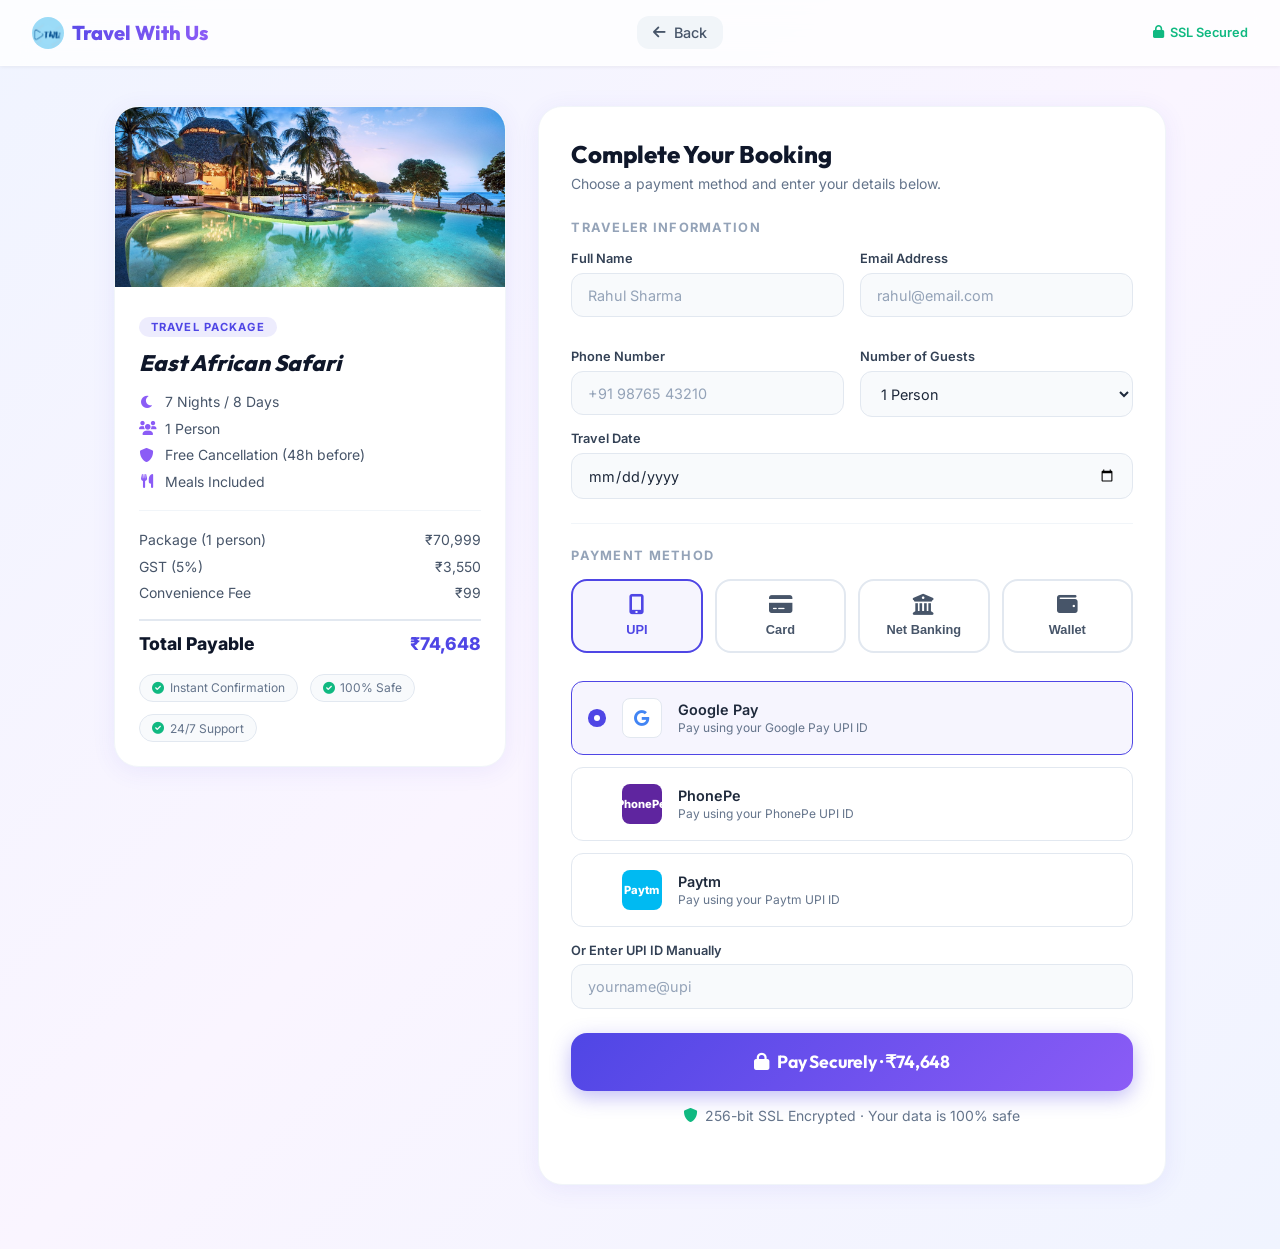
<file: payment.html>
<!DOCTYPE html>
<html lang="en">

<head>
    <meta charset="UTF-8">
    <meta name="viewport" content="width=device-width, initial-scale=1.0">
    <title>Travel With Us | Secure Payment</title>
    <link rel="shortcut icon" href="logo.jpg" type="image/x-icon">
    <link rel="preconnect" href="https://fonts.googleapis.com">
    <link rel="preconnect" href="https://fonts.gstatic.com" crossorigin>
    <link
        href="https://fonts.googleapis.com/css2?family=Inter:wght@300;400;500;600;700&family=Outfit:wght@400;600;700;800;900&display=swap"
        rel="stylesheet">
    <link rel="stylesheet" href="https://cdnjs.cloudflare.com/ajax/libs/font-awesome/6.0.0/css/all.min.css" />
    <style>
        :root {
            --brand-indigo: #4F46E5;
            --brand-purple: #8B5CF6;
            --slate-50: #f8fafc;
            --slate-100: #f1f5f9;
            --slate-200: #e2e8f0;
            --slate-400: #94a3b8;
            --slate-500: #64748b;
            --slate-600: #475569;
            --slate-700: #334155;
            --slate-800: #1e293b;
            --slate-900: #0f172a;
            --white: #ffffff;
            --green: #10b981;
            --font-sans: 'Inter', sans-serif;
            --font-display: 'Outfit', sans-serif;
        }

        *,
        *::before,
        *::after {
            box-sizing: border-box;
            margin: 0;
            padding: 0;
        }

        html {
            scroll-behavior: smooth;
        }

        body {
            font-family: var(--font-sans);
            background: linear-gradient(135deg, #f0f4ff 0%, #faf5ff 50%, #f0f4ff 100%);
            min-height: 100vh;
            color: var(--slate-800);
        }

        /* ---- NAVBAR ---- */
        .pay-nav {
            background: rgba(255, 255, 255, 0.8);
            backdrop-filter: blur(12px);
            border-bottom: 1px solid rgba(255, 255, 255, 0.4);
            padding: 1rem 2rem;
            display: flex;
            align-items: center;
            justify-content: space-between;
            position: sticky;
            top: 0;
            z-index: 50;
            box-shadow: 0 1px 4px rgba(0, 0, 0, 0.06);
        }

        .pay-nav-brand {
            display: flex;
            align-items: center;
            gap: 0.5rem;
            font-family: var(--font-display);
            font-size: 1.25rem;
            font-weight: 800;
            background: linear-gradient(to right, var(--brand-indigo), var(--brand-purple));
            -webkit-background-clip: text;
            -webkit-text-fill-color: transparent;
            background-clip: text;
        }

        .pay-nav-brand img {
            height: 2rem;
            width: 2rem;
            border-radius: 50%;
            object-fit: cover;
        }

        .pay-nav-back {
            display: flex;
            align-items: center;
            gap: 0.5rem;
            color: var(--slate-600);
            font-size: 0.9rem;
            font-weight: 500;
            text-decoration: none;
            padding: 0.5rem 1rem;
            border-radius: 0.75rem;
            background: var(--slate-100);
            transition: all 0.2s;
        }

        .pay-nav-back:hover {
            background: var(--slate-200);
            color: var(--slate-800);
            transform: translateX(-2px);
        }

        /* ---- SECURE BADGE ---- */
        .secure-badge {
            display: flex;
            align-items: center;
            gap: 0.4rem;
            font-size: 0.8rem;
            color: var(--green);
            font-weight: 600;
        }

        /* ---- MAIN LAYOUT ---- */
        .pay-container {
            max-width: 1100px;
            margin: 0 auto;
            padding: 2.5rem 1.5rem 4rem;
            display: grid;
            grid-template-columns: 1fr 1.6fr;
            gap: 2rem;
            align-items: start;
        }

        /* ---- ORDER SUMMARY ---- */
        .order-summary {
            background: var(--white);
            border-radius: 1.5rem;
            overflow: hidden;
            box-shadow: 0 4px 24px rgba(79, 70, 229, 0.08);
            border: 1px solid var(--slate-100);
            position: sticky;
            top: 5rem;
        }

        .order-img {
            width: 100%;
            height: 180px;
            object-fit: cover;
        }

        .order-details {
            padding: 1.5rem;
        }

        .order-tag {
            display: inline-block;
            background: rgba(79, 70, 229, 0.1);
            color: var(--brand-indigo);
            font-size: 0.7rem;
            font-weight: 700;
            text-transform: uppercase;
            letter-spacing: 0.1em;
            padding: 0.2rem 0.75rem;
            border-radius: 9999px;
            margin-bottom: 0.75rem;
        }

        .order-title {
            font-family: var(--font-display);
            font-size: 1.4rem;
            font-weight: 800;
            color: var(--slate-900);
            margin-bottom: 1rem;
            font-style: italic;
        }

        .order-meta {
            display: flex;
            flex-direction: column;
            gap: 0.6rem;
            margin-bottom: 1.25rem;
        }

        .order-meta-item {
            display: flex;
            align-items: center;
            gap: 0.6rem;
            font-size: 0.875rem;
            color: var(--slate-600);
        }

        .order-meta-item i {
            width: 1rem;
            color: var(--brand-purple);
            text-align: center;
        }

        .order-divider {
            height: 1px;
            background: var(--slate-100);
            margin: 1.25rem 0;
        }

        .price-breakdown {
            display: flex;
            flex-direction: column;
            gap: 0.6rem;
        }

        .price-row {
            display: flex;
            justify-content: space-between;
            align-items: center;
            font-size: 0.875rem;
            color: var(--slate-600);
        }

        .price-row.total {
            font-size: 1.1rem;
            font-weight: 800;
            color: var(--slate-900);
            padding-top: 0.75rem;
            border-top: 2px solid var(--slate-200);
            margin-top: 0.5rem;
        }

        .price-row.total span:last-child {
            color: var(--brand-indigo);
        }

        .trust-badges {
            display: flex;
            gap: 0.75rem;
            margin-top: 1.25rem;
            flex-wrap: wrap;
        }

        .trust-badge {
            display: flex;
            align-items: center;
            gap: 0.35rem;
            font-size: 0.75rem;
            color: var(--slate-500);
            background: var(--slate-50);
            padding: 0.35rem 0.75rem;
            border-radius: 9999px;
            border: 1px solid var(--slate-200);
        }

        .trust-badge i {
            color: var(--green);
        }

        /* ---- PAYMENT FORM ---- */
        .pay-form-box {
            background: var(--white);
            border-radius: 1.5rem;
            padding: 2rem;
            box-shadow: 0 4px 24px rgba(79, 70, 229, 0.08);
            border: 1px solid var(--slate-100);
        }

        .pay-form-box h2 {
            font-family: var(--font-display);
            font-size: 1.5rem;
            font-weight: 800;
            color: var(--slate-900);
            margin-bottom: 0.4rem;
        }

        .pay-form-box>p {
            color: var(--slate-500);
            font-size: 0.875rem;
            margin-bottom: 1.75rem;
        }

        /* Payment Method Tabs */
        .pay-methods {
            display: flex;
            gap: 0.75rem;
            margin-bottom: 1.75rem;
            flex-wrap: wrap;
        }

        .pay-method-btn {
            flex: 1;
            min-width: 90px;
            display: flex;
            flex-direction: column;
            align-items: center;
            gap: 0.35rem;
            padding: 0.875rem 0.5rem;
            border-radius: 1rem;
            border: 2px solid var(--slate-200);
            background: var(--white);
            cursor: pointer;
            transition: all 0.2s;
            font-size: 0.8rem;
            font-weight: 600;
            color: var(--slate-600);
        }

        .pay-method-btn i {
            font-size: 1.3rem;
        }

        .pay-method-btn.active {
            border-color: var(--brand-indigo);
            background: rgba(79, 70, 229, 0.05);
            color: var(--brand-indigo);
        }

        .pay-method-btn:hover:not(.active) {
            border-color: var(--slate-300);
            background: var(--slate-50);
        }

        /* Form Sections */
        .form-section {
            margin-bottom: 1.5rem;
        }

        .form-section-title {
            font-size: 0.8rem;
            font-weight: 700;
            color: var(--slate-400);
            text-transform: uppercase;
            letter-spacing: 0.1em;
            margin-bottom: 1rem;
        }

        .form-grid-2 {
            display: grid;
            grid-template-columns: 1fr 1fr;
            gap: 1rem;
        }

        .form-group {
            display: flex;
            flex-direction: column;
            margin-bottom: 1rem;
        }

        .form-group:last-child {
            margin-bottom: 0;
        }

        .form-group label {
            font-size: 0.8rem;
            font-weight: 600;
            color: var(--slate-700);
            margin-bottom: 0.4rem;
        }

        .form-group input,
        .form-group select {
            background: var(--slate-50);
            border: 1.5px solid var(--slate-200);
            border-radius: 0.75rem;
            padding: 0.8rem 1rem;
            font-family: var(--font-sans);
            font-size: 0.9rem;
            color: var(--slate-800);
            outline: none;
            transition: border-color 0.2s, box-shadow 0.2s;
            width: 100%;
        }

        .form-group input:focus,
        .form-group select:focus {
            border-color: var(--brand-indigo);
            box-shadow: 0 0 0 3px rgba(79, 70, 229, 0.1);
            background: var(--white);
        }

        .form-group input::placeholder {
            color: var(--slate-400);
        }

        /* Card input with icon */
        .card-input-wrap {
            position: relative;
        }

        .card-input-wrap input {
            padding-right: 3rem;
        }

        .card-input-wrap .card-icon {
            position: absolute;
            right: 1rem;
            top: 50%;
            transform: translateY(-50%);
            font-size: 1.2rem;
            color: var(--slate-400);
        }

        /* Dividers for sections */
        .section-divider {
            height: 1px;
            background: var(--slate-100);
            margin: 1.5rem 0;
        }

        /* UPI Panel */
        .upi-panel,
        .netbanking-panel,
        .card-panel,
        .wallet-panel {
            display: none;
        }

        .upi-panel.show,
        .netbanking-panel.show,
        .card-panel.show,
        .wallet-panel.show {
            display: block;
        }

        .upi-option {
            display: flex;
            align-items: center;
            gap: 1rem;
            padding: 1rem;
            border: 1.5px solid var(--slate-200);
            border-radius: 0.75rem;
            margin-bottom: 0.75rem;
            cursor: pointer;
            transition: all 0.2s;
        }

        .upi-option:hover {
            border-color: var(--brand-indigo);
            background: rgba(79, 70, 229, 0.03);
        }

        .upi-option.selected {
            border-color: var(--brand-indigo);
            background: rgba(79, 70, 229, 0.05);
        }

        .upi-option-radio {
            width: 1.1rem;
            height: 1.1rem;
            border-radius: 50%;
            border: 2px solid var(--slate-300);
            flex-shrink: 0;
            display: flex;
            align-items: center;
            justify-content: center;
            transition: border-color 0.2s;
        }

        .upi-option.selected .upi-option-radio {
            border-color: var(--brand-indigo);
            background: var(--brand-indigo);
        }

        .upi-option.selected .upi-option-radio::after {
            content: '';
            width: 0.4rem;
            height: 0.4rem;
            background: white;
            border-radius: 50%;
        }

        .upi-option-logo {
            width: 2.5rem;
            height: 2.5rem;
            border-radius: 0.5rem;
            display: flex;
            align-items: center;
            justify-content: center;
            font-size: 1.1rem;
            font-weight: 800;
        }

        .upi-gpay {
            background: #fff;
            border: 1px solid #e2e8f0;
            color: #4285f4;
        }

        .upi-phonepe {
            background: #5f259f;
            color: #fff;
            font-size: 0.7rem;
        }

        .upi-paytm {
            background: #00BAF2;
            color: #fff;
            font-size: 0.7rem;
        }

        .upi-option-info h4 {
            font-size: 0.9rem;
            font-weight: 600;
            color: var(--slate-800);
        }

        .upi-option-info p {
            font-size: 0.75rem;
            color: var(--slate-500);
            margin-top: 0.1rem;
        }

        /* Bank list */
        .bank-grid {
            display: grid;
            grid-template-columns: repeat(3, 1fr);
            gap: 0.75rem;
            margin-bottom: 1rem;
        }

        .bank-option {
            display: flex;
            flex-direction: column;
            align-items: center;
            gap: 0.4rem;
            padding: 0.75rem 0.5rem;
            border: 1.5px solid var(--slate-200);
            border-radius: 0.75rem;
            cursor: pointer;
            transition: all 0.2s;
            font-size: 0.75rem;
            font-weight: 600;
            color: var(--slate-700);
            text-align: center;
        }

        .bank-option:hover {
            border-color: var(--brand-indigo);
            background: rgba(79, 70, 229, 0.03);
            color: var(--brand-indigo);
        }

        .bank-option.selected {
            border-color: var(--brand-indigo);
            background: rgba(79, 70, 229, 0.05);
            color: var(--brand-indigo);
        }

        .bank-option i {
            font-size: 1.2rem;
        }

        /* Wallet Options */
        .wallet-grid {
            display: grid;
            grid-template-columns: repeat(2, 1fr);
            gap: 0.75rem;
        }

        .wallet-option {
            display: flex;
            align-items: center;
            gap: 0.75rem;
            padding: 0.875rem 1rem;
            border: 1.5px solid var(--slate-200);
            border-radius: 0.75rem;
            cursor: pointer;
            transition: all 0.2s;
            font-size: 0.875rem;
            font-weight: 600;
            color: var(--slate-700);
        }

        .wallet-option:hover {
            border-color: var(--brand-indigo);
            background: rgba(79, 70, 229, 0.03);
            color: var(--brand-indigo);
        }

        .wallet-option.selected {
            border-color: var(--brand-indigo);
            background: rgba(79, 70, 229, 0.05);
            color: var(--brand-indigo);
        }

        .wallet-option i {
            font-size: 1.1rem;
            color: var(--brand-purple);
        }

        /* Pay Button */
        .pay-submit-btn {
            width: 100%;
            background: linear-gradient(135deg, var(--brand-indigo), var(--brand-purple));
            color: var(--white);
            padding: 1.1rem;
            border-radius: 1rem;
            border: none;
            font-family: var(--font-display);
            font-size: 1.1rem;
            font-weight: 700;
            cursor: pointer;
            transition: opacity 0.2s, transform 0.1s, box-shadow 0.2s;
            box-shadow: 0 6px 20px rgba(79, 70, 229, 0.35);
            letter-spacing: -0.01em;
            display: flex;
            align-items: center;
            justify-content: center;
            gap: 0.5rem;
            margin-top: 1.5rem;
        }

        .pay-submit-btn:hover {
            opacity: 0.92;
            box-shadow: 0 8px 28px rgba(79, 70, 229, 0.45);
        }

        .pay-submit-btn:active {
            transform: scale(0.98);
        }

        .pay-security-note {
            display: flex;
            align-items: center;
            justify-content: center;
            gap: 0.4rem;
            font-size: 0.78rem;
            color: var(--slate-400);
            margin-top: 1rem;
            text-align: center;
        }

        .pay-security-note i {
            color: var(--green);
        }

        /* ---- SUCCESS OVERLAY ---- */
        .success-overlay {
            position: fixed;
            inset: 0;
            background: rgba(15, 23, 42, 0.6);
            backdrop-filter: blur(8px);
            z-index: 200;
            display: none;
            align-items: center;
            justify-content: center;
        }

        .success-overlay.show {
            display: flex;
        }

        .success-card {
            background: var(--white);
            border-radius: 2rem;
            padding: 3rem 2.5rem;
            max-width: 420px;
            width: 90%;
            text-align: center;
            animation: popIn 0.4s cubic-bezier(0.34, 1.56, 0.64, 1);
            box-shadow: 0 30px 80px rgba(0, 0, 0, 0.25);
        }

        @keyframes popIn {
            from {
                opacity: 0;
                transform: scale(0.8);
            }

            to {
                opacity: 1;
                transform: scale(1);
            }
        }

        .success-icon {
            width: 5rem;
            height: 5rem;
            background: linear-gradient(135deg, #d1fae5, #a7f3d0);
            border-radius: 50%;
            display: flex;
            align-items: center;
            justify-content: center;
            margin: 0 auto 1.5rem;
            font-size: 2rem;
            color: var(--green);
        }

        .success-card h2 {
            font-family: var(--font-display);
            font-size: 1.75rem;
            font-weight: 900;
            color: var(--slate-900);
            margin-bottom: 0.5rem;
        }

        .success-card p {
            color: var(--slate-500);
            font-size: 0.9rem;
            margin-bottom: 1.5rem;
            line-height: 1.6;
        }

        .success-booking-id {
            background: var(--slate-50);
            border: 1px solid var(--slate-200);
            border-radius: 0.75rem;
            padding: 0.75rem 1.5rem;
            font-size: 0.875rem;
            color: var(--slate-600);
            margin-bottom: 1.5rem;
            display: inline-block;
        }

        .success-booking-id strong {
            color: var(--brand-indigo);
        }

        .success-home-btn {
            display: block;
            background: linear-gradient(135deg, var(--brand-indigo), var(--brand-purple));
            color: var(--white);
            padding: 0.9rem 2rem;
            border-radius: 0.875rem;
            font-weight: 700;
            font-size: 1rem;
            text-decoration: none;
            transition: opacity 0.2s;
        }

        .success-home-btn:hover {
            opacity: 0.9;
        }

        /* ---- RESPONSIVE ---- */
        @media (max-width: 768px) {
            .pay-container {
                grid-template-columns: 1fr;
            }

            .order-summary {
                position: static;
            }

            .form-grid-2 {
                grid-template-columns: 1fr;
            }

            .bank-grid {
                grid-template-columns: repeat(2, 1fr);
            }
        }
    </style>
</head>

<body>
    <!-- Navbar -->
    <nav class="pay-nav">
        <div class="pay-nav-brand">
            <img src="logo.jpg" alt="Logo">
            Travel With Us
        </div>
        <a href="index.html" class="pay-nav-back">
            <i class="fas fa-arrow-left"></i> Back
        </a>
        <div class="secure-badge">
            <i class="fas fa-lock"></i> SSL Secured
        </div>
    </nav>

    <!-- Main -->
    <div class="pay-container">

        <!-- Left: Order Summary -->
        <div class="order-summary">
            <img id="pkgImg" src="pop 1.jpg" alt="Package" class="order-img">
            <div class="order-details">
                <span class="order-tag">Travel Package</span>
                <h2 class="order-title" id="pkgName">East African Safari</h2>

                <div class="order-meta">
                    <div class="order-meta-item">
                        <i class="fas fa-moon"></i>
                        <span id="pkgNights">7 Nights / 8 Days</span>
                    </div>
                    <div class="order-meta-item">
                        <i class="fas fa-users"></i>
                        <span>1 Person</span>
                    </div>
                    <div class="order-meta-item">
                        <i class="fas fa-shield-alt"></i>
                        <span>Free Cancellation (48h before)</span>
                    </div>
                    <div class="order-meta-item">
                        <i class="fas fa-utensils"></i>
                        <span>Meals Included</span>
                    </div>
                </div>

                <div class="order-divider"></div>

                <div class="price-breakdown">
                    <div class="price-row">
                        <span id="priceLabel">Package (1 person)</span>
                        <span id="basePriceDisplay">₹70,999</span>
                    </div>
                    <div class="price-row">
                        <span>GST (5%)</span>
                        <span id="gstDisplay">₹3,550</span>
                    </div>
                    <div class="price-row">
                        <span>Convenience Fee</span>
                        <span>₹99</span>
                    </div>
                    <div class="price-row total">
                        <span>Total Payable</span>
                        <span id="totalDisplay">₹74,648</span>
                    </div>
                </div>

                <div class="trust-badges">
                    <div class="trust-badge"><i class="fas fa-check-circle"></i> Instant Confirmation</div>
                    <div class="trust-badge"><i class="fas fa-check-circle"></i> 100% Safe</div>
                    <div class="trust-badge"><i class="fas fa-check-circle"></i> 24/7 Support</div>
                </div>
            </div>
        </div>

        <!-- Right: Payment Form -->
        <div class="pay-form-box">
            <h2>Complete Your Booking</h2>
            <p>Choose a payment method and enter your details below.</p>

            <!-- Traveler Info -->
            <div class="form-section">
                <p class="form-section-title">Traveler Information</p>
                <div class="form-grid-2">
                    <div class="form-group">
                        <label>Full Name</label>
                        <input type="text" id="travelerName" placeholder="Rahul Sharma" required>
                    </div>
                    <div class="form-group">
                        <label>Email Address</label>
                        <input type="email" id="travelerEmail" placeholder="rahul@email.com" required>
                    </div>
                    <div class="form-group">
                        <label>Phone Number</label>
                        <input type="tel" id="travelerPhone" placeholder="+91 98765 43210" required>
                    </div>
                    <div class="form-group">
                        <label>Number of Guests</label>
                        <select id="guestCount">
                            <option>1 Person</option>
                            <option>2 People</option>
                            <option>3 People</option>
                            <option>4 People</option>
                            <option>5+ People</option>
                        </select>
                    </div>
                </div>
                <div class="form-group">
                    <label>Travel Date</label>
                    <input type="date" id="travelDate" required>
                </div>
            </div>

            <div class="section-divider"></div>

            <!-- Payment Methods -->
            <div class="form-section">
                <p class="form-section-title">Payment Method</p>
                <div class="pay-methods">
                    <button class="pay-method-btn active" onclick="switchMethod('upi', this)">
                        <i class="fas fa-mobile-alt"></i> UPI
                    </button>
                    <button class="pay-method-btn" onclick="switchMethod('card', this)">
                        <i class="fas fa-credit-card"></i> Card
                    </button>
                    <button class="pay-method-btn" onclick="switchMethod('netbanking', this)">
                        <i class="fas fa-university"></i> Net Banking
                    </button>
                    <button class="pay-method-btn" onclick="switchMethod('wallet', this)">
                        <i class="fas fa-wallet"></i> Wallet
                    </button>
                </div>

                <!-- UPI Panel -->
                <div class="upi-panel show" id="upiPanel">
                    <div class="upi-option selected" onclick="selectUpi(this)">
                        <div class="upi-option-radio"></div>
                        <div class="upi-option-logo upi-gpay"><i class="fab fa-google" style="font-size:1rem;"></i>
                        </div>
                        <div class="upi-option-info">
                            <h4>Google Pay</h4>
                            <p>Pay using your Google Pay UPI ID</p>
                        </div>
                    </div>
                    <div class="upi-option" onclick="selectUpi(this)">
                        <div class="upi-option-radio"></div>
                        <div class="upi-option-logo upi-phonepe">PhonePe</div>
                        <div class="upi-option-info">
                            <h4>PhonePe</h4>
                            <p>Pay using your PhonePe UPI ID</p>
                        </div>
                    </div>
                    <div class="upi-option" onclick="selectUpi(this)">
                        <div class="upi-option-radio"></div>
                        <div class="upi-option-logo upi-paytm">Paytm</div>
                        <div class="upi-option-info">
                            <h4>Paytm</h4>
                            <p>Pay using your Paytm UPI ID</p>
                        </div>
                    </div>
                    <div class="form-group" style="margin-top:1rem;">
                        <label>Or Enter UPI ID Manually</label>
                        <input type="text" placeholder="yourname@upi">
                    </div>
                </div>

                <!-- Card Panel -->
                <div class="card-panel" id="cardPanel">
                    <div class="form-group">
                        <label>Card Number</label>
                        <div class="card-input-wrap">
                            <input type="text" id="cardNum" placeholder="0000 0000 0000 0000" maxlength="19"
                                oninput="formatCard(this)">
                            <i class="fas fa-credit-card card-icon" id="cardTypeIcon"></i>
                        </div>
                    </div>
                    <div class="form-group">
                        <label>Name on Card</label>
                        <input type="text" placeholder="Rahul Sharma">
                    </div>
                    <div class="form-grid-2">
                        <div class="form-group">
                            <label>Expiry Date</label>
                            <input type="text" placeholder="MM / YY" maxlength="7" oninput="formatExpiry(this)">
                        </div>
                        <div class="form-group">
                            <label>CVV</label>
                            <input type="password" placeholder="•••" maxlength="3">
                        </div>
                    </div>
                </div>

                <!-- Net Banking Panel -->
                <div class="netbanking-panel" id="netbankingPanel">
                    <div class="bank-grid">
                        <div class="bank-option" onclick="selectBank(this)"><i class="fas fa-university"></i> SBI</div>
                        <div class="bank-option" onclick="selectBank(this)"><i class="fas fa-university"></i> HDFC</div>
                        <div class="bank-option" onclick="selectBank(this)"><i class="fas fa-university"></i> ICICI
                        </div>
                        <div class="bank-option" onclick="selectBank(this)"><i class="fas fa-university"></i> Axis</div>
                        <div class="bank-option" onclick="selectBank(this)"><i class="fas fa-university"></i> Kotak
                        </div>
                        <div class="bank-option" onclick="selectBank(this)"><i class="fas fa-university"></i> PNB</div>
                    </div>
                    <div class="form-group">
                        <label>Or Select Other Bank</label>
                        <select>
                            <option>-- Select Bank --</option>
                            <option>Bank of Baroda</option>
                            <option>Canara Bank</option>
                            <option>IndusInd Bank</option>
                            <option>Yes Bank</option>
                            <option>Federal Bank</option>
                        </select>
                    </div>
                </div>

                <!-- Wallet Panel -->
                <div class="wallet-panel" id="walletPanel">
                    <div class="wallet-grid">
                        <div class="wallet-option" onclick="selectWallet(this)"><i class="fas fa-wallet"></i> Paytm
                            Wallet</div>
                        <div class="wallet-option" onclick="selectWallet(this)"><i class="fas fa-wallet"></i> Amazon Pay
                        </div>
                        <div class="wallet-option" onclick="selectWallet(this)"><i class="fas fa-wallet"></i> MobiKwik
                        </div>
                        <div class="wallet-option" onclick="selectWallet(this)"><i class="fas fa-wallet"></i> Freecharge
                        </div>
                    </div>
                </div>
            </div>

            <!-- Pay Button -->
            <button class="pay-submit-btn" id="payBtn" onclick="processPayment()">
                <i class="fas fa-lock"></i>
                <span>Pay Securely · <span id="btnAmount">₹74,648</span></span>
            </button>
            <p class="pay-security-note">
                <i class="fas fa-shield-alt"></i>
                256-bit SSL Encrypted · Your data is 100% safe
            </p>
        </div>
    </div>

    <!-- Success Overlay -->
    <div class="success-overlay" id="successOverlay">
        <div class="success-card">
            <div class="success-icon"><i class="fas fa-check"></i></div>
            <h2>Booking Confirmed! 🎉</h2>
            <p>Your trip to <strong id="successPkg">East African Safari</strong> is confirmed. Check your email for the
                full itinerary and ticket details.</p>
            <div class="success-booking-id">
                Booking ID: <strong id="bookingId">TWU-000000</strong>
            </div>
            <a href="index.html" class="success-home-btn">Back to Home</a>
        </div>
    </div>

    <script>
        // --- Load package info from URL params ---
        const params = new URLSearchParams(window.location.search);
        const pkgName = params.get('pkg') || 'East African Safari';
        const basePrice = parseInt(params.get('price') || '70999');
        const nights = params.get('nights') || '7';
        const imgFile = params.get('img') || 'pop 1.jpg';

        const gst = Math.round(basePrice * 0.05);
        const conv = 99;
        const total = basePrice + gst + conv;

        const fmt = n => '₹' + n.toLocaleString('en-IN');

        document.getElementById('pkgName').textContent = pkgName;
        document.getElementById('pkgNights').textContent = nights + ' Nights / ' + (parseInt(nights) + 1) + ' Days';
        document.getElementById('pkgImg').src = imgFile;
        document.getElementById('basePriceDisplay').textContent = fmt(basePrice);
        document.getElementById('gstDisplay').textContent = fmt(gst);
        document.getElementById('totalDisplay').textContent = fmt(total);
        document.getElementById('btnAmount').textContent = fmt(total);
        document.getElementById('successPkg').textContent = pkgName;

        // Set min date to today
        const today = new Date().toISOString().split('T')[0];
        document.getElementById('travelDate').min = today;

        // --- Switch Payment Method ---
        function switchMethod(method, btn) {
            document.querySelectorAll('.pay-method-btn').forEach(b => b.classList.remove('active'));
            btn.classList.add('active');
            ['upi', 'card', 'netbanking', 'wallet'].forEach(m => {
                document.getElementById(m + 'Panel').classList.remove('show');
            });
            document.getElementById(method + 'Panel').classList.add('show');
        }

        // --- UPI Selection ---
        function selectUpi(el) {
            document.querySelectorAll('.upi-option').forEach(o => o.classList.remove('selected'));
            el.classList.add('selected');
        }

        // --- Bank Selection ---
        function selectBank(el) {
            document.querySelectorAll('.bank-option').forEach(o => o.classList.remove('selected'));
            el.classList.add('selected');
        }

        // --- Wallet Selection ---
        function selectWallet(el) {
            document.querySelectorAll('.wallet-option').forEach(o => o.classList.remove('selected'));
            el.classList.add('selected');
        }

        // --- Card Formatting ---
        function formatCard(input) {
            let val = input.value.replace(/\D/g, '').substring(0, 16);
            input.value = val.replace(/(.{4})/g, '$1 ').trim();
        }
        function formatExpiry(input) {
            let val = input.value.replace(/\D/g, '').substring(0, 4);
            if (val.length >= 2) val = val.substring(0, 2) + ' / ' + val.substring(2);
            input.value = val;
        }

        // --- Process Payment ---
        function processPayment() {
            const name = document.getElementById('travelerName').value.trim();
            const email = document.getElementById('travelerEmail').value.trim();
            const phone = document.getElementById('travelerPhone').value.trim();
            const date = document.getElementById('travelDate').value;

            if (!name || !email || !phone || !date) {
                alert('Fill all the details. (naam, email, phone, date).');
                return;
            }

            const btn = document.getElementById('payBtn');
            btn.innerHTML = '<i class="fas fa-spinner fa-spin"></i> Processing...';
            btn.disabled = true;

            setTimeout(() => {
                const bookId = 'TWU-' + Math.floor(100000 + Math.random() * 900000);
                document.getElementById('bookingId').textContent = bookId;
                document.getElementById('successOverlay').classList.add('show');
                btn.innerHTML = '<i class="fas fa-lock"></i> Pay Securely · ' + fmt(total);
                btn.disabled = false;
            }, 2000);
        }
    </script>
</body>

</html>
</file>
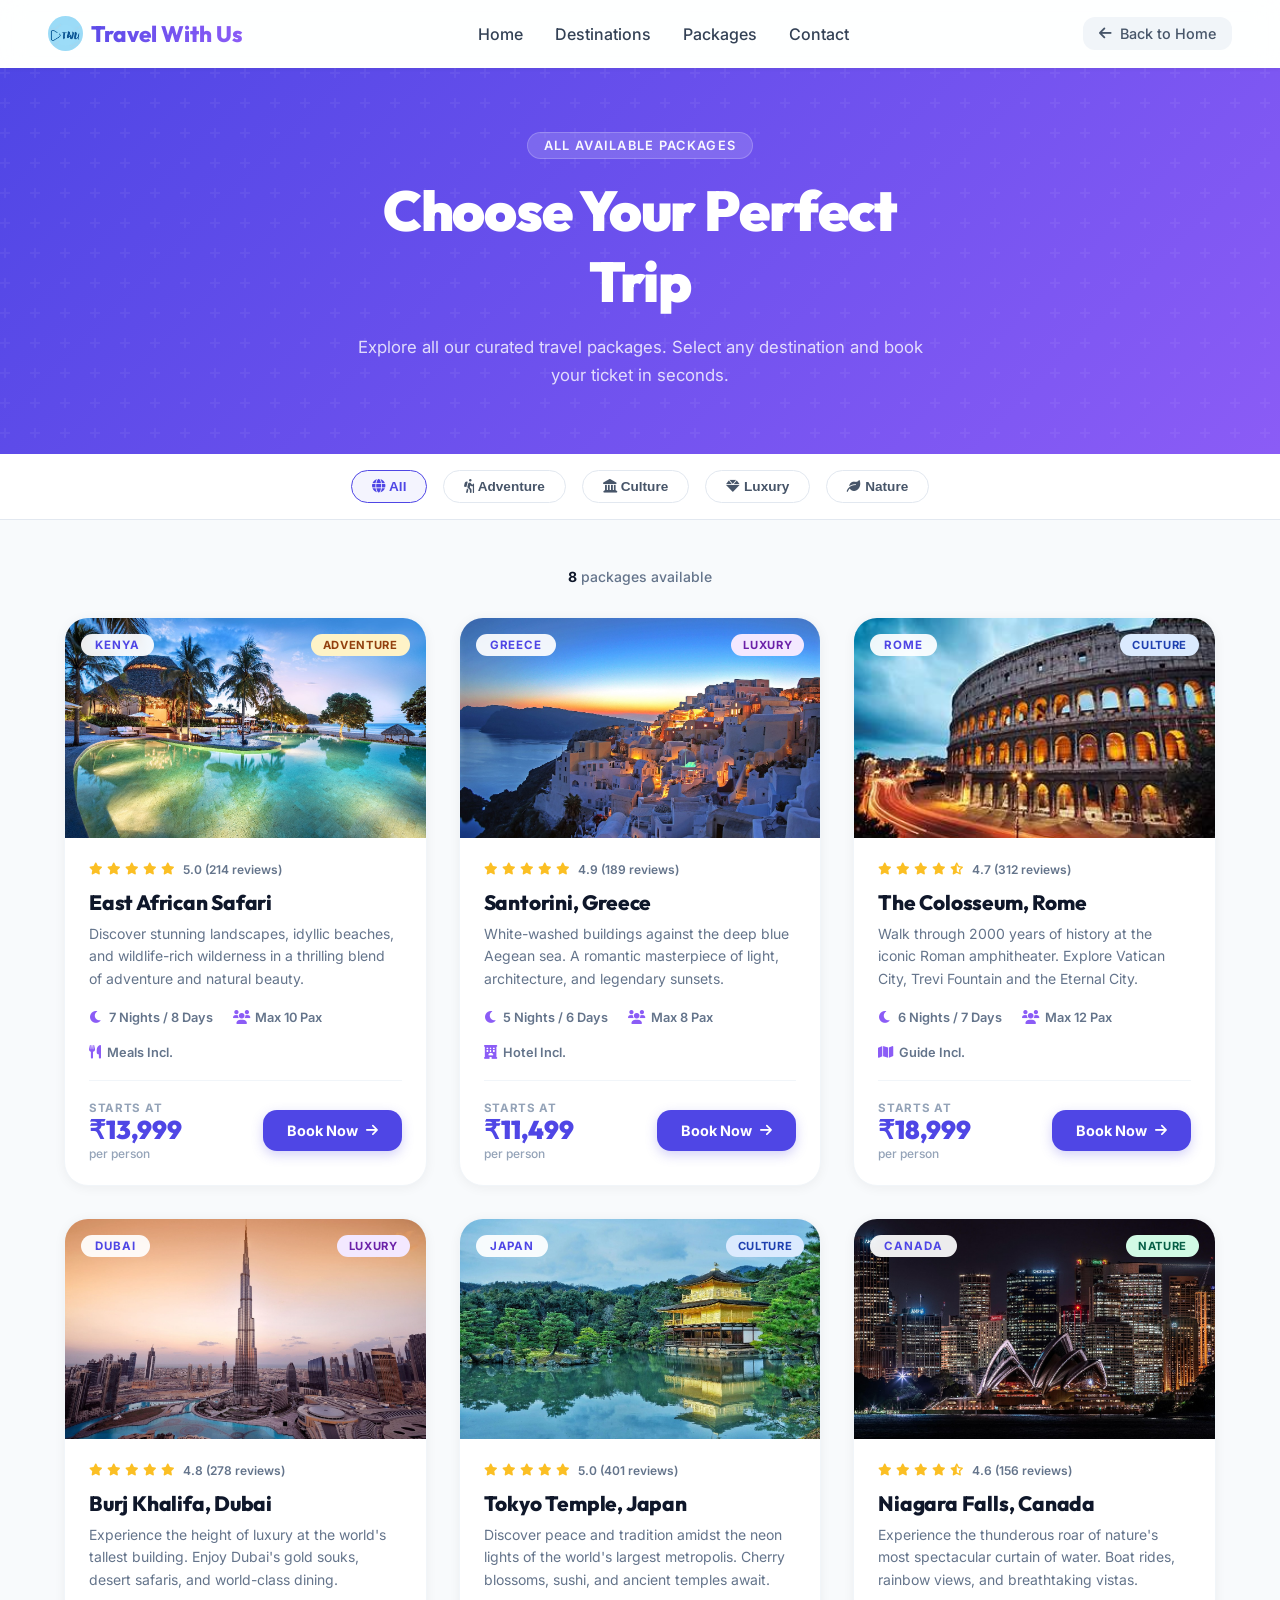
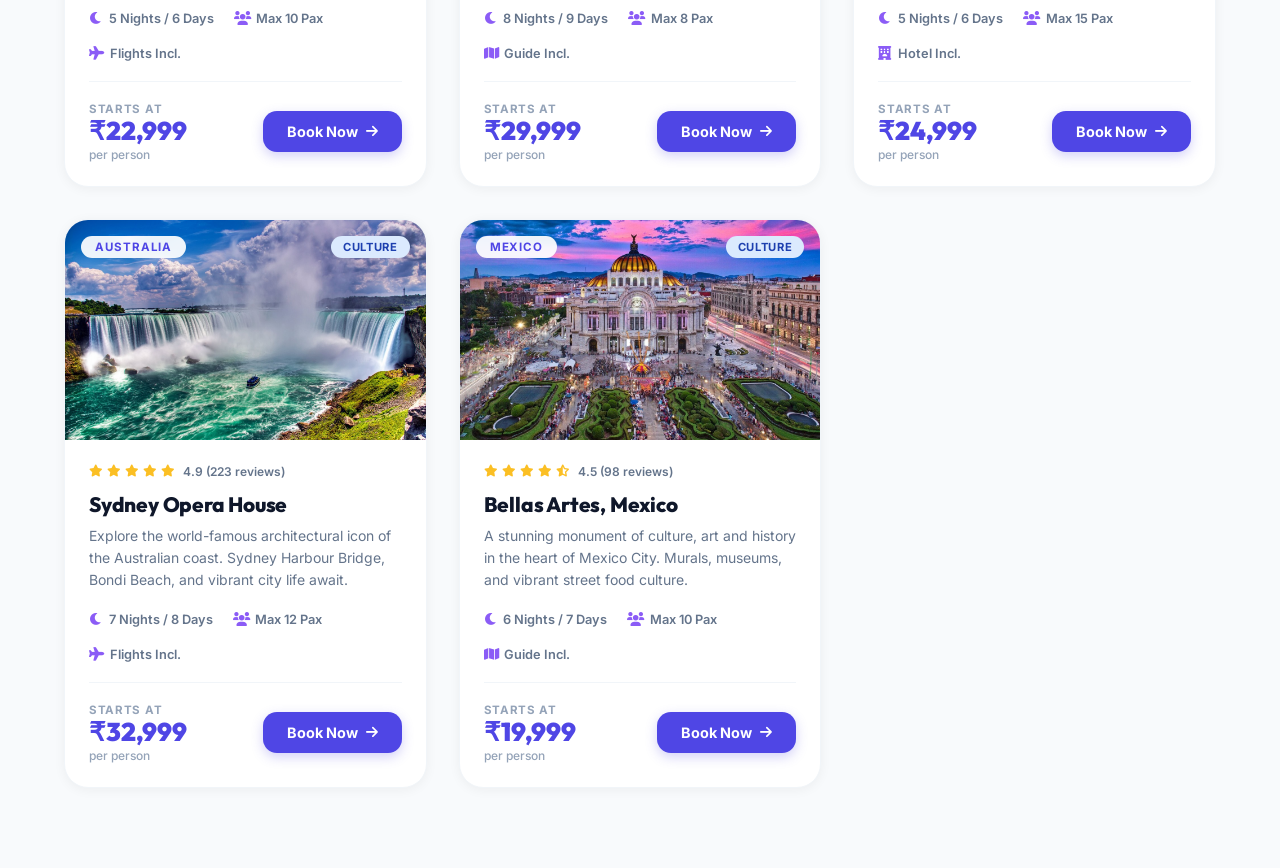
<file: tickets.html>
<!DOCTYPE html>
<html lang="en">

<head>
    <meta charset="UTF-8">
    <meta name="viewport" content="width=device-width, initial-scale=1.0">
    <title>Travel With Us | All Packages & Tickets</title>
    <meta name="description" content="Browse all travel packages and book your dream destination with Travel With Us.">
    <link rel="shortcut icon" href="logo.jpg" type="image/x-icon">
    <link rel="preconnect" href="https://fonts.googleapis.com">
    <link rel="preconnect" href="https://fonts.gstatic.com" crossorigin>
    <link href="https://fonts.googleapis.com/css2?family=Inter:wght@300;400;500;600;700&family=Outfit:wght@400;600;700;800;900&display=swap" rel="stylesheet">
    <link rel="stylesheet" href="https://cdnjs.cloudflare.com/ajax/libs/font-awesome/6.0.0/css/all.min.css" />
    <style>
        :root {
            --brand-indigo: #4F46E5;
            --brand-purple: #8B5CF6;
            --slate-50: #f8fafc;
            --slate-100: #f1f5f9;
            --slate-200: #e2e8f0;
            --slate-400: #94a3b8;
            --slate-500: #64748b;
            --slate-600: #475569;
            --slate-700: #334155;
            --slate-800: #1e293b;
            --slate-900: #0f172a;
            --amber-400: #fbbf24;
            --green: #10b981;
            --white: #ffffff;
            --font-sans: 'Inter', sans-serif;
            --font-display: 'Outfit', sans-serif;
        }

        *, *::before, *::after { box-sizing: border-box; margin: 0; padding: 0; }
        html { scroll-behavior: smooth; }

        body {
            font-family: var(--font-sans);
            background: var(--slate-50);
            color: var(--slate-800);
            min-height: 100vh;
        }

        a { text-decoration: none; }

        /* ---- NAVBAR ---- */
        .nav {
            background: rgba(255, 255, 255, 0.85);
            backdrop-filter: blur(12px);
            border-bottom: 1px solid rgba(255, 255, 255, 0.4);
            padding: 1rem 3rem;
            display: flex;
            align-items: center;
            justify-content: space-between;
            position: sticky;
            top: 0;
            z-index: 50;
            box-shadow: 0 1px 4px rgba(0, 0, 0, 0.06);
        }

        .nav-brand {
            display: flex;
            align-items: center;
            gap: 0.5rem;
            font-family: var(--font-display);
            font-size: 1.4rem;
            font-weight: 800;
            background: linear-gradient(to right, var(--brand-indigo), var(--brand-purple));
            -webkit-background-clip: text;
            -webkit-text-fill-color: transparent;
            background-clip: text;
        }

        .nav-brand img {
            height: 2.2rem;
            width: 2.2rem;
            border-radius: 50%;
            object-fit: cover;
        }

        .nav-links {
            display: flex;
            align-items: center;
            gap: 2rem;
            font-weight: 500;
        }

        .nav-links a {
            color: var(--slate-700);
            transition: color 0.2s;
        }

        .nav-links a:hover { color: var(--brand-purple); }

        .nav-back {
            display: flex;
            align-items: center;
            gap: 0.5rem;
            color: var(--slate-600);
            font-size: 0.9rem;
            font-weight: 500;
            padding: 0.5rem 1rem;
            border-radius: 0.75rem;
            background: var(--slate-100);
            transition: all 0.2s;
        }

        .nav-back:hover {
            background: var(--slate-200);
            color: var(--slate-900);
            transform: translateX(-2px);
        }

        /* ---- HERO BANNER ---- */
        .page-hero {
            background: linear-gradient(135deg, var(--brand-indigo) 0%, var(--brand-purple) 100%);
            padding: 4rem 1.5rem;
            text-align: center;
            position: relative;
            overflow: hidden;
        }

        .page-hero::before {
            content: '';
            position: absolute;
            inset: 0;
            background: url("data:image/svg+xml,%3Csvg width='60' height='60' viewBox='0 0 60 60' xmlns='http://www.w3.org/2000/svg'%3E%3Cg fill='none' fill-rule='evenodd'%3E%3Cg fill='%23ffffff' fill-opacity='0.05'%3E%3Cpath d='M36 34v-4h-2v4h-4v2h4v4h2v-4h4v-2h-4zm0-30V0h-2v4h-4v2h4v4h2V6h4V4h-4zM6 34v-4H4v4H0v2h4v4h2v-4h4v-2H6zM6 4V0H4v4H0v2h4v4h2V6h4V4H6z'/%3E%3C/g%3E%3C/g%3E%3C/svg%3E");
        }

        .page-hero-inner {
            position: relative;
            z-index: 1;
            max-width: 600px;
            margin: 0 auto;
        }

        .page-hero-badge {
            display: inline-block;
            background: rgba(255, 255, 255, 0.15);
            color: rgba(255,255,255,0.95);
            padding: 0.3rem 1rem;
            border-radius: 9999px;
            font-size: 0.8rem;
            font-weight: 600;
            text-transform: uppercase;
            letter-spacing: 0.1em;
            margin-bottom: 1rem;
            border: 1px solid rgba(255,255,255,0.2);
        }

        .page-hero h1 {
            font-family: var(--font-display);
            font-size: clamp(2rem, 5vw, 3.5rem);
            font-weight: 900;
            color: var(--white);
            margin-bottom: 1rem;
            letter-spacing: -0.02em;
        }

        .page-hero p {
            color: rgba(255, 255, 255, 0.8);
            font-size: 1.05rem;
            line-height: 1.7;
        }

        /* ---- FILTERS ---- */
        .filters-bar {
            background: var(--white);
            border-bottom: 1px solid var(--slate-200);
            padding: 1rem 1.5rem;
            display: flex;
            align-items: center;
            gap: 1rem;
            flex-wrap: wrap;
            justify-content: center;
        }

        .filter-btn {
            padding: 0.5rem 1.25rem;
            border-radius: 9999px;
            border: 1.5px solid var(--slate-200);
            background: var(--white);
            color: var(--slate-600);
            font-size: 0.85rem;
            font-weight: 600;
            cursor: pointer;
            transition: all 0.2s;
        }

        .filter-btn:hover,
        .filter-btn.active {
            border-color: var(--brand-indigo);
            background: rgba(79, 70, 229, 0.06);
            color: var(--brand-indigo);
        }

        /* ---- MAIN CONTENT ---- */
        .tickets-container {
            max-width: 1200px;
            margin: 0 auto;
            padding: 3rem 1.5rem 5rem;
        }

        .tickets-count {
            font-size: 0.875rem;
            color: var(--slate-500);
            font-weight: 500;
            margin-bottom: 2rem;
            text-align: center;
        }

        .tickets-count strong {
            color: var(--slate-900);
        }

        /* ---- TICKET CARD ---- */
        .tickets-grid {
            display: grid;
            grid-template-columns: repeat(auto-fill, minmax(340px, 1fr));
            gap: 2rem;
        }

        .ticket-card {
            background: var(--white);
            border-radius: 1.5rem;
            overflow: hidden;
            border: 1px solid var(--slate-100);
            box-shadow: 0 2px 12px rgba(0, 0, 0, 0.05);
            transition: transform 0.35s cubic-bezier(0.175, 0.885, 0.32, 1.275), box-shadow 0.35s;
        }

        .ticket-card:hover {
            transform: translateY(-8px);
            box-shadow: 0 20px 48px rgba(0, 0, 0, 0.12);
        }

        .ticket-img-wrap {
            position: relative;
            height: 220px;
            overflow: hidden;
        }

        .ticket-img-wrap img {
            width: 100%;
            height: 100%;
            object-fit: cover;
            transition: transform 0.7s ease;
        }

        .ticket-card:hover .ticket-img-wrap img {
            transform: scale(1.08);
        }

        .ticket-country-badge {
            position: absolute;
            top: 1rem;
            left: 1rem;
            background: rgba(255, 255, 255, 0.92);
            backdrop-filter: blur(4px);
            padding: 0.25rem 0.875rem;
            border-radius: 9999px;
            font-size: 0.72rem;
            font-weight: 700;
            color: var(--brand-indigo);
            text-transform: uppercase;
            letter-spacing: 0.08em;
        }

        .ticket-category-badge {
            position: absolute;
            top: 1rem;
            right: 1rem;
            padding: 0.25rem 0.75rem;
            border-radius: 9999px;
            font-size: 0.7rem;
            font-weight: 700;
            text-transform: uppercase;
            letter-spacing: 0.06em;
        }

        .badge-adventure { background: #fef3c7; color: #92400e; }
        .badge-culture   { background: #dbeafe; color: #1e40af; }
        .badge-luxury    { background: #f3e8ff; color: #6b21a8; }
        .badge-nature    { background: #d1fae5; color: #065f46; }

        .ticket-body {
            padding: 1.5rem;
        }

        .ticket-title {
            font-family: var(--font-display);
            font-size: 1.3rem;
            font-weight: 800;
            color: var(--slate-900);
            margin-bottom: 0.5rem;
            letter-spacing: -0.01em;
        }

        .ticket-desc {
            color: var(--slate-500);
            font-size: 0.875rem;
            line-height: 1.6;
            margin-bottom: 1.25rem;
        }

        .ticket-meta {
            display: flex;
            gap: 1.25rem;
            margin-bottom: 1.25rem;
            flex-wrap: wrap;
        }

        .ticket-meta-item {
            display: flex;
            align-items: center;
            gap: 0.35rem;
            font-size: 0.8rem;
            font-weight: 600;
            color: var(--slate-500);
        }

        .ticket-meta-item i {
            color: var(--brand-purple);
            font-size: 0.85rem;
        }

        .ticket-footer {
            display: flex;
            align-items: center;
            justify-content: space-between;
            padding-top: 1.25rem;
            border-top: 1px solid var(--slate-100);
        }

        .ticket-price-block {}

        .ticket-price-from {
            font-size: 0.72rem;
            font-weight: 700;
            color: var(--slate-400);
            text-transform: uppercase;
            letter-spacing: 0.06em;
        }

        .ticket-price {
            font-family: var(--font-display);
            font-size: 1.6rem;
            font-weight: 900;
            color: var(--brand-indigo);
            line-height: 1.2;
        }

        .ticket-price-per {
            font-size: 0.75rem;
            color: var(--slate-400);
            font-weight: 500;
        }

        .ticket-book-btn {
            display: inline-flex;
            align-items: center;
            gap: 0.5rem;
            background: var(--brand-indigo);
            color: var(--white);
            padding: 0.75rem 1.5rem;
            border-radius: 0.875rem;
            font-weight: 700;
            font-size: 0.9rem;
            border: none;
            cursor: pointer;
            transition: background 0.2s, transform 0.15s, box-shadow 0.2s;
            box-shadow: 0 4px 12px rgba(79, 70, 229, 0.25);
            text-decoration: none;
        }

        .ticket-book-btn:hover {
            background: var(--brand-purple);
            transform: scale(1.04);
            box-shadow: 0 6px 18px rgba(79, 70, 229, 0.35);
            color: var(--white);
        }

        .ticket-book-btn i { font-size: 0.85rem; }

        /* ---- RATING ---- */
        .ticket-rating {
            display: flex;
            align-items: center;
            gap: 0.25rem;
            margin-bottom: 0.75rem;
        }

        .ticket-rating i { color: var(--amber-400); font-size: 0.75rem; }

        .ticket-rating span {
            font-size: 0.75rem;
            font-weight: 600;
            color: var(--slate-500);
            margin-left: 0.25rem;
        }

        /* ---- EMPTY STATE ---- */
        .empty-state {
            text-align: center;
            padding: 4rem 1.5rem;
            display: none;
        }

        .empty-state i {
            font-size: 3rem;
            color: var(--slate-300);
            margin-bottom: 1rem;
        }

        .empty-state p {
            color: var(--slate-400);
            font-size: 1rem;
        }

        /* ---- RESPONSIVE ---- */
        @media (max-width: 768px) {
            .nav { padding: 1rem 1.5rem; }
            .nav-links { display: none; }
            .tickets-grid { grid-template-columns: 1fr; }
            .page-hero { padding: 2.5rem 1.5rem; }
        }

        @media (max-width: 480px) {
            .tickets-grid { grid-template-columns: 1fr; }
        }
    </style>
</head>

<body>
    <!-- Navbar -->
    <nav class="nav">
        <div class="nav-brand">
            <img src="logo.jpg" alt="Logo">
            Travel With Us
        </div>
        <div class="nav-links">
            <a href="index.html">Home</a>
            <a href="index.html#Destination">Destinations</a>
            <a href="index.html#packages">Packages</a>
            <a href="index.html#Contact">Contact</a>
        </div>
        <a href="index.html" class="nav-back">
            <i class="fas fa-arrow-left"></i> Back to Home
        </a>
    </nav>

    <!-- Page Hero -->
    <div class="page-hero">
        <div class="page-hero-inner">
            <span class="page-hero-badge">All Available Packages</span>
            <h1>Choose Your Perfect Trip</h1>
            <p>Explore all our curated travel packages. Select any destination and book your ticket in seconds.</p>
        </div>
    </div>

    <!-- Filters -->
    <div class="filters-bar">
        <button class="filter-btn active" onclick="filterTickets('all', this)">
            <i class="fas fa-globe"></i> All
        </button>
        <button class="filter-btn" onclick="filterTickets('adventure', this)">
            <i class="fas fa-hiking"></i> Adventure
        </button>
        <button class="filter-btn" onclick="filterTickets('culture', this)">
            <i class="fas fa-landmark"></i> Culture
        </button>
        <button class="filter-btn" onclick="filterTickets('luxury', this)">
            <i class="fas fa-gem"></i> Luxury
        </button>
        <button class="filter-btn" onclick="filterTickets('nature', this)">
            <i class="fas fa-leaf"></i> Nature
        </button>
    </div>

    <!-- Tickets -->
    <div class="tickets-container">
        <p class="tickets-count" id="ticketCount"><strong>8</strong> packages available</p>

        <div class="tickets-grid" id="ticketsGrid">

            <!-- 1. East African Safari -->
            <div class="ticket-card" data-category="adventure">
                <div class="ticket-img-wrap">
                    <img src="pop 1.jpg" alt="East African Safari">
                    <div class="ticket-country-badge">Kenya</div>
                    <div class="ticket-category-badge badge-adventure">Adventure</div>
                </div>
                <div class="ticket-body">
                    <div class="ticket-rating">
                        <i class="fas fa-star"></i><i class="fas fa-star"></i><i class="fas fa-star"></i><i class="fas fa-star"></i><i class="fas fa-star"></i>
                        <span>5.0 (214 reviews)</span>
                    </div>
                    <h2 class="ticket-title">East African Safari</h2>
                    <p class="ticket-desc">Discover stunning landscapes, idyllic beaches, and wildlife-rich wilderness in a thrilling blend of adventure and natural beauty.</p>
                    <div class="ticket-meta">
                        <div class="ticket-meta-item"><i class="fas fa-moon"></i> 7 Nights / 8 Days</div>
                        <div class="ticket-meta-item"><i class="fas fa-users"></i> Max 10 Pax</div>
                        <div class="ticket-meta-item"><i class="fas fa-utensils"></i> Meals Incl.</div>
                    </div>
                    <div class="ticket-footer">
                        <div class="ticket-price-block">
                            <div class="ticket-price-from">Starts at</div>
                            <div class="ticket-price">₹13,999</div>
                            <div class="ticket-price-per">per person</div>
                        </div>
                        <a href="payment.html?pkg=East+African+Safari&price=13999&nights=7&img=pop+1.jpg" class="ticket-book-btn">
                            Book Now <i class="fas fa-arrow-right"></i>
                        </a>
                    </div>
                </div>
            </div>

            <!-- 2. Santorini, Greece -->
            <div class="ticket-card" data-category="luxury">
                <div class="ticket-img-wrap">
                    <img src="pop 3.jpg" alt="Santorini">
                    <div class="ticket-country-badge">Greece</div>
                    <div class="ticket-category-badge badge-luxury">Luxury</div>
                </div>
                <div class="ticket-body">
                    <div class="ticket-rating">
                        <i class="fas fa-star"></i><i class="fas fa-star"></i><i class="fas fa-star"></i><i class="fas fa-star"></i><i class="fas fa-star"></i>
                        <span>4.9 (189 reviews)</span>
                    </div>
                    <h2 class="ticket-title">Santorini, Greece</h2>
                    <p class="ticket-desc">White-washed buildings against the deep blue Aegean sea. A romantic masterpiece of light, architecture, and legendary sunsets.</p>
                    <div class="ticket-meta">
                        <div class="ticket-meta-item"><i class="fas fa-moon"></i> 5 Nights / 6 Days</div>
                        <div class="ticket-meta-item"><i class="fas fa-users"></i> Max 8 Pax</div>
                        <div class="ticket-meta-item"><i class="fas fa-hotel"></i> Hotel Incl.</div>
                    </div>
                    <div class="ticket-footer">
                        <div class="ticket-price-block">
                            <div class="ticket-price-from">Starts at</div>
                            <div class="ticket-price">₹11,499</div>
                            <div class="ticket-price-per">per person</div>
                        </div>
                        <a href="payment.html?pkg=Santorini%2C+Greece&price=11499&nights=5&img=pop+3.jpg" class="ticket-book-btn">
                            Book Now <i class="fas fa-arrow-right"></i>
                        </a>
                    </div>
                </div>
            </div>

            <!-- 3. The Colosseum, Rome -->
            <div class="ticket-card" data-category="culture">
                <div class="ticket-img-wrap">
                    <img src="pic 4.jpg" alt="The Colosseum, Rome">
                    <div class="ticket-country-badge">Rome</div>
                    <div class="ticket-category-badge badge-culture">Culture</div>
                </div>
                <div class="ticket-body">
                    <div class="ticket-rating">
                        <i class="fas fa-star"></i><i class="fas fa-star"></i><i class="fas fa-star"></i><i class="fas fa-star"></i><i class="fas fa-star-half-alt"></i>
                        <span>4.7 (312 reviews)</span>
                    </div>
                    <h2 class="ticket-title">The Colosseum, Rome</h2>
                    <p class="ticket-desc">Walk through 2000 years of history at the iconic Roman amphitheater. Explore Vatican City, Trevi Fountain and the Eternal City.</p>
                    <div class="ticket-meta">
                        <div class="ticket-meta-item"><i class="fas fa-moon"></i> 6 Nights / 7 Days</div>
                        <div class="ticket-meta-item"><i class="fas fa-users"></i> Max 12 Pax</div>
                        <div class="ticket-meta-item"><i class="fas fa-map"></i> Guide Incl.</div>
                    </div>
                    <div class="ticket-footer">
                        <div class="ticket-price-block">
                            <div class="ticket-price-from">Starts at</div>
                            <div class="ticket-price">₹18,999</div>
                            <div class="ticket-price-per">per person</div>
                        </div>
                        <a href="payment.html?pkg=The+Colosseum%2C+Rome&price=18999&nights=6&img=pic+4.jpg" class="ticket-book-btn">
                            Book Now <i class="fas fa-arrow-right"></i>
                        </a>
                    </div>
                </div>
            </div>

            <!-- 4. Burj Khalifa, Dubai -->
            <div class="ticket-card" data-category="luxury">
                <div class="ticket-img-wrap">
                    <img src="pic 6.jpg" alt="Burj Khalifa, Dubai">
                    <div class="ticket-country-badge">Dubai</div>
                    <div class="ticket-category-badge badge-luxury">Luxury</div>
                </div>
                <div class="ticket-body">
                    <div class="ticket-rating">
                        <i class="fas fa-star"></i><i class="fas fa-star"></i><i class="fas fa-star"></i><i class="fas fa-star"></i><i class="fas fa-star"></i>
                        <span>4.8 (278 reviews)</span>
                    </div>
                    <h2 class="ticket-title">Burj Khalifa, Dubai</h2>
                    <p class="ticket-desc">Experience the height of luxury at the world's tallest building. Enjoy Dubai's gold souks, desert safaris, and world-class dining.</p>
                    <div class="ticket-meta">
                        <div class="ticket-meta-item"><i class="fas fa-moon"></i> 5 Nights / 6 Days</div>
                        <div class="ticket-meta-item"><i class="fas fa-users"></i> Max 10 Pax</div>
                        <div class="ticket-meta-item"><i class="fas fa-plane"></i> Flights Incl.</div>
                    </div>
                    <div class="ticket-footer">
                        <div class="ticket-price-block">
                            <div class="ticket-price-from">Starts at</div>
                            <div class="ticket-price">₹22,999</div>
                            <div class="ticket-price-per">per person</div>
                        </div>
                        <a href="payment.html?pkg=Burj+Khalifa%2C+Dubai&price=22999&nights=5&img=pic+6.jpg" class="ticket-book-btn">
                            Book Now <i class="fas fa-arrow-right"></i>
                        </a>
                    </div>
                </div>
            </div>

            <!-- 5. Tokyo Temple, Japan -->
            <div class="ticket-card" data-category="culture">
                <div class="ticket-img-wrap">
                    <img src="pic 7.jpg" alt="Tokyo Temple, Japan">
                    <div class="ticket-country-badge">Japan</div>
                    <div class="ticket-category-badge badge-culture">Culture</div>
                </div>
                <div class="ticket-body">
                    <div class="ticket-rating">
                        <i class="fas fa-star"></i><i class="fas fa-star"></i><i class="fas fa-star"></i><i class="fas fa-star"></i><i class="fas fa-star"></i>
                        <span>5.0 (401 reviews)</span>
                    </div>
                    <h2 class="ticket-title">Tokyo Temple, Japan</h2>
                    <p class="ticket-desc">Discover peace and tradition amidst the neon lights of the world's largest metropolis. Cherry blossoms, sushi, and ancient temples await.</p>
                    <div class="ticket-meta">
                        <div class="ticket-meta-item"><i class="fas fa-moon"></i> 8 Nights / 9 Days</div>
                        <div class="ticket-meta-item"><i class="fas fa-users"></i> Max 8 Pax</div>
                        <div class="ticket-meta-item"><i class="fas fa-map"></i> Guide Incl.</div>
                    </div>
                    <div class="ticket-footer">
                        <div class="ticket-price-block">
                            <div class="ticket-price-from">Starts at</div>
                            <div class="ticket-price">₹29,999</div>
                            <div class="ticket-price-per">per person</div>
                        </div>
                        <a href="payment.html?pkg=Tokyo+Temple%2C+Japan&price=29999&nights=8&img=pic+7.jpg" class="ticket-book-btn">
                            Book Now <i class="fas fa-arrow-right"></i>
                        </a>
                    </div>
                </div>
            </div>

            <!-- 6. Niagara Falls, Canada -->
            <div class="ticket-card" data-category="nature">
                <div class="ticket-img-wrap">
                    <img src="pic 8.jpg" alt="Niagara Falls">
                    <div class="ticket-country-badge">Canada</div>
                    <div class="ticket-category-badge badge-nature">Nature</div>
                </div>
                <div class="ticket-body">
                    <div class="ticket-rating">
                        <i class="fas fa-star"></i><i class="fas fa-star"></i><i class="fas fa-star"></i><i class="fas fa-star"></i><i class="fas fa-star-half-alt"></i>
                        <span>4.6 (156 reviews)</span>
                    </div>
                    <h2 class="ticket-title">Niagara Falls, Canada</h2>
                    <p class="ticket-desc">Experience the thunderous roar of nature's most spectacular curtain of water. Boat rides, rainbow views, and breathtaking vistas.</p>
                    <div class="ticket-meta">
                        <div class="ticket-meta-item"><i class="fas fa-moon"></i> 5 Nights / 6 Days</div>
                        <div class="ticket-meta-item"><i class="fas fa-users"></i> Max 15 Pax</div>
                        <div class="ticket-meta-item"><i class="fas fa-hotel"></i> Hotel Incl.</div>
                    </div>
                    <div class="ticket-footer">
                        <div class="ticket-price-block">
                            <div class="ticket-price-from">Starts at</div>
                            <div class="ticket-price">₹24,999</div>
                            <div class="ticket-price-per">per person</div>
                        </div>
                        <a href="payment.html?pkg=Niagara+Falls%2C+Canada&price=24999&nights=5&img=pic+8.jpg" class="ticket-book-btn">
                            Book Now <i class="fas fa-arrow-right"></i>
                        </a>
                    </div>
                </div>
            </div>

            <!-- 7. Sydney Opera House, Australia -->
            <div class="ticket-card" data-category="culture">
                <div class="ticket-img-wrap">
                    <img src="pic 9.jpg" alt="Sydney Opera House">
                    <div class="ticket-country-badge">Australia</div>
                    <div class="ticket-category-badge badge-culture">Culture</div>
                </div>
                <div class="ticket-body">
                    <div class="ticket-rating">
                        <i class="fas fa-star"></i><i class="fas fa-star"></i><i class="fas fa-star"></i><i class="fas fa-star"></i><i class="fas fa-star"></i>
                        <span>4.9 (223 reviews)</span>
                    </div>
                    <h2 class="ticket-title">Sydney Opera House</h2>
                    <p class="ticket-desc">Explore the world-famous architectural icon of the Australian coast. Sydney Harbour Bridge, Bondi Beach, and vibrant city life await.</p>
                    <div class="ticket-meta">
                        <div class="ticket-meta-item"><i class="fas fa-moon"></i> 7 Nights / 8 Days</div>
                        <div class="ticket-meta-item"><i class="fas fa-users"></i> Max 12 Pax</div>
                        <div class="ticket-meta-item"><i class="fas fa-plane"></i> Flights Incl.</div>
                    </div>
                    <div class="ticket-footer">
                        <div class="ticket-price-block">
                            <div class="ticket-price-from">Starts at</div>
                            <div class="ticket-price">₹32,999</div>
                            <div class="ticket-price-per">per person</div>
                        </div>
                        <a href="payment.html?pkg=Sydney+Opera+House%2C+Australia&price=32999&nights=7&img=pic+9.jpg" class="ticket-book-btn">
                            Book Now <i class="fas fa-arrow-right"></i>
                        </a>
                    </div>
                </div>
            </div>

            <!-- 8. Bellas Artes, Mexico -->
            <div class="ticket-card" data-category="culture">
                <div class="ticket-img-wrap">
                    <img src="pic 10.jpg" alt="Bellas Artes, Mexico">
                    <div class="ticket-country-badge">Mexico</div>
                    <div class="ticket-category-badge badge-culture">Culture</div>
                </div>
                <div class="ticket-body">
                    <div class="ticket-rating">
                        <i class="fas fa-star"></i><i class="fas fa-star"></i><i class="fas fa-star"></i><i class="fas fa-star"></i><i class="fas fa-star-half-alt"></i>
                        <span>4.5 (98 reviews)</span>
                    </div>
                    <h2 class="ticket-title">Bellas Artes, Mexico</h2>
                    <p class="ticket-desc">A stunning monument of culture, art and history in the heart of Mexico City. Murals, museums, and vibrant street food culture.</p>
                    <div class="ticket-meta">
                        <div class="ticket-meta-item"><i class="fas fa-moon"></i> 6 Nights / 7 Days</div>
                        <div class="ticket-meta-item"><i class="fas fa-users"></i> Max 10 Pax</div>
                        <div class="ticket-meta-item"><i class="fas fa-map"></i> Guide Incl.</div>
                    </div>
                    <div class="ticket-footer">
                        <div class="ticket-price-block">
                            <div class="ticket-price-from">Starts at</div>
                            <div class="ticket-price">₹19,999</div>
                            <div class="ticket-price-per">per person</div>
                        </div>
                        <a href="payment.html?pkg=Bellas+Artes%2C+Mexico&price=19999&nights=6&img=pic+10.jpg" class="ticket-book-btn">
                            Book Now <i class="fas fa-arrow-right"></i>
                        </a>
                    </div>
                </div>
            </div>

        </div>

        <!-- Empty State -->
        <div class="empty-state" id="emptyState">
            <i class="fas fa-search"></i>
            <p>No packages found for this filter.</p>
        </div>
    </div>

    <script>
        function filterTickets(category, btn) {
            // Update active button
            document.querySelectorAll('.filter-btn').forEach(b => b.classList.remove('active'));
            btn.classList.add('active');

            const cards = document.querySelectorAll('.ticket-card');
            let visibleCount = 0;

            cards.forEach(card => {
                const match = category === 'all' || card.dataset.category === category;
                card.style.display = match ? 'block' : 'none';
                if (match) visibleCount++;
            });

            document.getElementById('ticketCount').innerHTML =
                `<strong>${visibleCount}</strong> package${visibleCount !== 1 ? 's' : ''} available`;

            document.getElementById('emptyState').style.display = visibleCount === 0 ? 'block' : 'none';
        }
    </script>
</body>

</html>
</file>
<file: style.css>
/* ============================
   CSS Variables / Design Tokens
   ============================ */
:root {
    --brand-indigo: #4F46E5;
    --brand-purple: #8B5CF6;
    --brand-indigo-dark: #4338CA;
    --slate-50: #f8fafc;
    --slate-100: #f1f5f9;
    --slate-200: #e2e8f0;
    --slate-400: #94a3b8;
    --slate-500: #64748b;
    --slate-600: #475569;
    --slate-700: #334155;
    --slate-800: #1e293b;
    --slate-900: #0f172a;
    --amber-300: #fcd34d;
    --amber-400: #fbbf24;
    --white: #ffffff;
    --font-sans: 'Inter', sans-serif;
    --font-display: 'Outfit', sans-serif;
    --radius-sm: 0.75rem;
    --radius-md: 1rem;
    --radius-lg: 1.5rem;
    --radius-xl: 2rem;
    --radius-2xl: 3rem;
}

/* ============================
   Reset & Base
   ============================ */
*, *::before, *::after {
    box-sizing: border-box;
    margin: 0;
    padding: 0;
}

html {
    scroll-behavior: smooth;
    font-size: 16px;
}

body {
    background-color: var(--slate-50);
    font-family: var(--font-sans);
    color: var(--slate-800);
    line-height: 1.6;
}

::selection {
    background-color: rgba(139, 92, 246, 0.3);
}

a {
    text-decoration: none;
    cursor: pointer;
}

button {
    cursor: pointer;
}

/* ============================
   Custom Scrollbar
   ============================ */
::-webkit-scrollbar { width: 8px; }
::-webkit-scrollbar-track { background: #f1f1f1; }
::-webkit-scrollbar-thumb { background: var(--brand-purple); border-radius: 10px; }
::-webkit-scrollbar-thumb:hover { background: var(--brand-indigo); }

/* ============================
   Animations
   ============================ */
@keyframes fadeInUp {
    from { opacity: 0; transform: translateY(20px); }
    to   { opacity: 1; transform: translateY(0); }
}

.animate-fade-in-up {
    animation: fadeInUp 0.8s ease-out forwards;
}

/* ============================
   Utility: Hidden
   ============================ */
.hidden { display: none !important; }

/* ============================
   NAVBAR
   ============================ */
.glass-nav {
    background: rgba(255, 255, 255, 0.7);
    backdrop-filter: blur(10px);
    -webkit-backdrop-filter: blur(10px);
    border-bottom: 1px solid rgba(255, 255, 255, 0.3);
    display: flex;
    justify-content: space-between;
    align-items: center;
    padding: 1rem 3rem;
    position: sticky;
    top: 0;
    z-index: 50;
    box-shadow: 0 1px 3px rgba(0,0,0,0.06);
}

.nav-brand {
    display: flex;
    align-items: center;
    gap: 0.5rem;
}

.nav-logo {
    height: 2.5rem;
    width: 2.5rem;
    border-radius: 50%;
    object-fit: cover;
}

.nav-title {
    font-family: var(--font-display);
    font-size: 1.5rem;
    font-weight: 800;
    background: linear-gradient(to right, var(--brand-indigo), var(--brand-purple));
    -webkit-background-clip: text;
    -webkit-text-fill-color: transparent;
    background-clip: text;
}

.nav-links {
    display: flex;
    align-items: center;
    gap: 2rem;
    font-weight: 500;
}

.nav-links a {
    color: var(--slate-800);
    transition: color 0.2s;
}
.nav-links a:hover { color: var(--brand-purple); }

.nav-btn-login {
    background: var(--brand-indigo);
    color: var(--white) !important;
    padding: 0.5rem 1.5rem;
    border-radius: 9999px;
    transition: background 0.2s, box-shadow 0.2s !important;
    box-shadow: 0 4px 6px rgba(79,70,229,0.2);
}
.nav-btn-login:hover {
    background: var(--brand-purple) !important;
    box-shadow: 0 6px 12px rgba(79,70,229,0.25) !important;
}

.nav-btn-book {
    border: 2px solid var(--brand-indigo);
    color: var(--brand-indigo) !important;
    padding: 0.4rem 1.5rem;
    border-radius: 9999px;
    transition: all 0.2s !important;
}
.nav-btn-book:hover {
    background: var(--brand-indigo);
    color: var(--white) !important;
}

.nav-mobile-btn {
    display: none;
    background: none;
    border: none;
    color: var(--brand-indigo);
    padding: 0.5rem;
}

/* ============================
   HERO / HEADER
   ============================ */
.hero {
    position: relative;
    overflow: hidden;
    padding: 5rem 1.5rem 8rem;
    background-color: var(--slate-50);
}

.hero-inner {
    max-width: 1200px;
    margin: 0 auto;
    position: relative;
    z-index: 10;
}

.hero-content {
    display: flex;
    flex-direction: column;
    align-items: center;
    text-align: center;
    max-width: 56rem;
    margin: 0 auto;
}

.hero-badge {
    display: inline-block;
    padding: 0.375rem 1rem;
    border-radius: 9999px;
    background: rgba(79, 70, 229, 0.1);
    color: var(--brand-indigo);
    font-size: 0.875rem;
    font-weight: 600;
    text-transform: uppercase;
    letter-spacing: 0.08em;
    margin-bottom: 1.5rem;
}

.hero h1 {
    font-family: var(--font-display);
    font-size: clamp(2.5rem, 8vw, 5.5rem);
    font-weight: 800;
    margin-bottom: 2rem;
    line-height: 1.1;
    letter-spacing: -0.02em;
    color: var(--slate-900);
}

.hero h1 .gradient-text {
    background: linear-gradient(to right, var(--brand-indigo), var(--brand-purple));
    -webkit-background-clip: text;
    -webkit-text-fill-color: transparent;
    background-clip: text;
    font-style: italic;
}

.hero-subtitle {
    font-size: 1.125rem;
    color: var(--slate-600);
    margin-bottom: 3rem;
    line-height: 1.75;
    max-width: 40rem;
}

/* Hero blobs */
.hero-blobs {
    position: absolute;
    top: 0; left: 0;
    width: 100%; height: 100%;
    z-index: 0;
    opacity: 0.1;
    pointer-events: none;
}
.hero-blob-1 {
    position: absolute;
    top: 25%; left: 25%;
    width: 18rem; height: 18rem;
    background: var(--brand-indigo);
    border-radius: 50%;
    filter: blur(60px);
}
.hero-blob-2 {
    position: absolute;
    bottom: 25%; right: 25%;
    width: 24rem; height: 24rem;
    background: var(--brand-purple);
    border-radius: 50%;
    filter: blur(80px);
}

/* ============================
   SEARCH WIDGET
   ============================ */
.search-widget {
    width: 100%;
    max-width: 56rem;
    background: var(--white);
    border-radius: var(--radius-xl);
    box-shadow: 0 25px 50px -12px rgba(0,0,0,0.12);
    padding: 1.5rem;
    position: relative;
    z-index: 20;
    border: 1px solid var(--slate-100);
    animation: fadeInUp 0.8s ease-out 0.2s backwards;
}

.search-form {
    display: flex;
    align-items: center;
    gap: 1rem;
    flex-wrap: wrap;
}

.search-field {
    flex: 1;
    min-width: 160px;
}

.search-field label {
    display: block;
    text-align: left;
    font-size: 0.75rem;
    font-weight: 700;
    color: var(--slate-400);
    text-transform: uppercase;
    letter-spacing: 0.08em;
    margin-bottom: 0.25rem;
    margin-left: 1rem;
}

.search-input-wrap {
    display: flex;
    align-items: center;
    background: var(--slate-100);
    border-radius: var(--radius-md);
    padding: 0.75rem 1rem;
    border: 2px solid transparent;
    transition: border-color 0.2s, background 0.2s;
}
.search-input-wrap:focus-within {
    border-color: var(--brand-indigo);
    background: var(--white);
}

.search-input-wrap i {
    color: var(--brand-purple);
    margin-right: 0.75rem;
}

.search-input-wrap input {
    background: transparent;
    border: none;
    outline: none;
    width: 100%;
    font-family: var(--font-sans);
    font-weight: 500;
    color: var(--slate-800);
    font-size: 0.95rem;
}

.search-input-wrap input::placeholder { color: var(--slate-400); }

.search-divider {
    width: 1px;
    height: 3rem;
    background: var(--slate-200);
    flex-shrink: 0;
}

.search-btn {
    background: var(--brand-indigo);
    color: var(--white);
    padding: 1rem 2.5rem;
    border-radius: var(--radius-lg);
    font-weight: 700;
    border: none;
    font-size: 1rem;
    display: flex;
    align-items: center;
    gap: 0.5rem;
    transition: background 0.2s, box-shadow 0.2s;
    box-shadow: 0 4px 15px rgba(79,70,229,0.3);
    height: 4.5rem;
    white-space: nowrap;
}
.search-btn:hover {
    background: var(--brand-purple);
    box-shadow: 0 6px 20px rgba(79,70,229,0.35);
}

/* ============================
   MAIN LAYOUT
   ============================ */
main {
    position: relative;
    z-index: 30;
    margin-top: -2.5rem;
    margin-bottom: 5rem;
}

.container {
    max-width: 1200px;
    margin: 0 auto;
    padding: 0 1.5rem;
}

/* ============================
   SECTION HEADER (shared)
   ============================ */
.section-header {
    text-align: center;
    max-width: 48rem;
    margin: 0 auto 4rem;
}

.section-label {
    display: block;
    color: var(--brand-indigo);
    font-weight: 700;
    font-size: 0.875rem;
    text-transform: uppercase;
    letter-spacing: 0.12em;
    margin-bottom: 0.5rem;
}

.section-title {
    font-family: var(--font-display);
    font-size: clamp(1.8rem, 4vw, 3rem);
    font-weight: 800;
    letter-spacing: -0.02em;
    color: var(--slate-900);
    margin-bottom: 1.25rem;
}

.section-desc {
    color: var(--slate-600);
    font-size: 1.1rem;
    line-height: 1.75;
}

/* Section spacing */
.section-why,
.section-destinations,
.section-packages,
.section-testimonials,
.section-contact,
.section-newsletter {
    padding: 2.5rem 0;
}

/* ============================
   WHY CHOOSE US (Services)
   ============================ */
.services-grid {
    display: grid;
    grid-template-columns: repeat(4, 1fr);
    gap: 2rem;
}

.service-card {
    background: var(--white);
    padding: 2rem;
    border-radius: var(--radius-xl);
    box-shadow: 0 1px 3px rgba(0,0,0,0.06);
    border: 1px solid var(--slate-100);
    text-align: center;
    transition: box-shadow 0.3s, transform 0.3s;
}
.service-card:hover {
    box-shadow: 0 20px 40px rgba(0,0,0,0.1);
    transform: translateY(-4px);
}

.service-icon {
    width: 4rem;
    height: 4rem;
    background: rgba(79, 70, 229, 0.1);
    border-radius: 50%;
    display: flex;
    align-items: center;
    justify-content: center;
    margin: 0 auto 1.5rem;
    color: var(--brand-indigo);
    font-size: 1.5rem;
    transition: background 0.3s, color 0.3s;
}
.service-card:hover .service-icon {
    background: var(--brand-indigo);
    color: var(--white);
}

.service-card h3 {
    font-family: var(--font-display);
    font-size: 1.2rem;
    font-weight: 700;
    margin-bottom: 0.75rem;
    color: var(--slate-900);
}

.service-card p {
    color: var(--slate-500);
    font-size: 0.9rem;
    line-height: 1.6;
}

/* ============================
   DESTINATIONS
   ============================ */
.destinations-grid {
    display: grid;
    grid-template-columns: repeat(3, 1fr);
    gap: 2rem;
}

.destination-card {
    background: var(--white);
    border-radius: 1.5rem;
    overflow: hidden;
    box-shadow: 0 1px 3px rgba(0,0,0,0.06);
    transition: all 0.4s cubic-bezier(0.175, 0.885, 0.32, 1.275);
}
.destination-card:hover {
    transform: translateY(-10px);
    box-shadow: 0 25px 50px rgba(0,0,0,0.15);
}

.destination-card-img {
    height: 16rem;
    overflow: hidden;
    position: relative;
}
.destination-card-img img {
    width: 100%;
    height: 100%;
    object-fit: cover;
    transition: transform 0.7s ease;
}
.destination-card:hover .destination-card-img img {
    transform: scale(1.1);
}

.destination-badge {
    position: absolute;
    top: 1rem;
    left: 1rem;
    background: rgba(255,255,255,0.9);
    backdrop-filter: blur(4px);
    padding: 0.25rem 1rem;
    border-radius: 9999px;
    font-size: 0.75rem;
    font-weight: 700;
    text-transform: uppercase;
    letter-spacing: 0.1em;
    color: var(--brand-indigo);
}

.destination-card-body {
    padding: 2rem;
}
.destination-card-body h3 {
    font-family: var(--font-display);
    font-size: 1.5rem;
    font-weight: 700;
    margin-bottom: 0.75rem;
    color: var(--slate-800);
}
.destination-card-body p {
    color: var(--slate-600);
    margin-bottom: 1.5rem;
    font-size: 0.95rem;
}

.explore-link {
    display: inline-flex;
    align-items: center;
    gap: 0.25rem;
    color: var(--brand-indigo);
    font-weight: 700;
    transition: gap 0.2s;
}
.explore-link:hover { gap: 0.6rem; }

.destinations-more {
    display: grid;
    grid-template-columns: repeat(3, 1fr);
    gap: 2rem;
    margin-top: 3rem;
}

.toggle-btn {
    display: inline-flex;
    align-items: center;
    gap: 0.5rem;
    background: var(--slate-900);
    color: var(--white);
    padding: 0.75rem 2rem;
    border-radius: 9999px;
    border: none;
    font-weight: 600;
    font-size: 1rem;
    transition: background 0.2s;
    box-shadow: 0 4px 15px rgba(0,0,0,0.15);
}
.toggle-btn:hover { background: var(--brand-indigo); }

.toggle-btn svg {
    transition: transform 0.3s;
}

.center-btn-wrap {
    display: flex;
    justify-content: center;
    margin-top: 3rem;
}

/* ============================
   PACKAGES
   ============================ */
.packages-list {
    display: grid;
    grid-template-columns: 1fr;
    gap: 2rem;
}

.package-card {
    background: rgba(255,255,255,0.9);
    backdrop-filter: blur(5px);
    border-radius: var(--radius-xl);
    overflow: hidden;
    box-shadow: 0 1px 3px rgba(0,0,0,0.06);
    border: 1px solid var(--slate-100);
    transition: box-shadow 0.5s, transform 0.3s;
}
.package-card:hover {
    box-shadow: 0 25px 50px rgba(0,0,0,0.12);
}

.package-inner {
    display: flex;
    flex-direction: row;
}

.package-img-wrap {
    width: 33%;
    overflow: hidden;
    position: relative;
    min-height: 300px;
}
.package-img-wrap img {
    width: 100%;
    height: 100%;
    object-fit: cover;
    transition: transform 0.7s ease;
}
.package-card:hover .package-img-wrap img { transform: scale(1.1); }

.package-img-overlay {
    position: absolute;
    inset: 0;
    background: linear-gradient(to top, rgba(0,0,0,0.5), transparent);
    opacity: 0;
    transition: opacity 0.3s;
}
.package-card:hover .package-img-overlay { opacity: 1; }

.package-body {
    padding: 2rem;
    width: 67%;
    display: flex;
    flex-direction: row;
    justify-content: space-between;
    align-items: flex-start;
}

.package-info { width: 60%; }

.package-tag {
    display: inline-block;
    background: rgba(79, 70, 229, 0.1);
    color: var(--brand-indigo);
    padding: 0.25rem 0.75rem;
    border-radius: 9999px;
    font-size: 0.75rem;
    font-weight: 700;
    text-transform: uppercase;
    letter-spacing: 0.08em;
    margin-bottom: 1rem;
    font-style: italic;
}

.package-title {
    font-family: var(--font-display);
    font-size: 1.875rem;
    font-weight: 800;
    margin-bottom: 1rem;
    font-style: italic;
    color: var(--slate-900);
}

.package-desc {
    color: var(--slate-600);
    margin-bottom: 1.5rem;
    line-height: 1.7;
}

.package-meta {
    display: flex;
    align-items: center;
    gap: 1.5rem;
    font-size: 0.9rem;
    font-weight: 600;
    color: var(--slate-500);
}
.package-meta span { display: flex; align-items: center; gap: 0.25rem; }
.package-meta svg { width: 1.25rem; height: 1.25rem; }

.package-pricing {
    display: flex;
    flex-direction: column;
    align-items: flex-end;
    justify-content: center;
    padding-left: 2rem;
    border-left: 1px solid var(--slate-100);
    margin-left: 1rem;
}

.package-price-label {
    font-size: 0.875rem;
    font-weight: 700;
    color: var(--slate-400);
    margin-bottom: 0.25rem;
    font-style: italic;
}

.package-price {
    font-family: var(--font-display);
    font-size: 3rem;
    font-weight: 900;
    color: var(--slate-900);
    line-height: 1;
    margin-bottom: 1.5rem;
}

.package-price span {
    font-size: 1.125rem;
    color: var(--slate-400);
    font-weight: 700;
    font-style: italic;
}

.book-btn {
    display: block;
    background: var(--brand-indigo);
    color: var(--white);
    padding: 0.75rem 2.5rem;
    border-radius: var(--radius-md);
    font-weight: 700;
    text-align: center;
    border: none;
    transition: background 0.2s, box-shadow 0.2s;
    box-shadow: 0 4px 15px rgba(79,70,229,0.25);
    white-space: nowrap;
}
.book-btn:hover {
    background: var(--brand-purple);
    box-shadow: 0 6px 20px rgba(79,70,229,0.35);
    color: var(--white);
}

.packages-actions {
    display: flex;
    justify-content: center;
    gap: 1rem;
    margin-top: 3rem;
}

.outline-btn {
    border: 2px solid var(--slate-900);
    background: transparent;
    color: var(--slate-900);
    padding: 0.75rem 2rem;
    border-radius: 9999px;
    font-weight: 700;
    font-style: italic;
    transition: background 0.2s, color 0.2s;
}
.outline-btn:hover { background: var(--slate-900); color: var(--white); }

/* ============================
   TESTIMONIALS
   ============================ */
.testimonials-grid {
    display: grid;
    grid-template-columns: repeat(3, 1fr);
    gap: 2rem;
    align-items: center;
}

.testimonial-card {
    background: var(--white);
    padding: 2rem;
    border-radius: var(--radius-xl);
    box-shadow: 0 1px 3px rgba(0,0,0,0.06);
    border: 1px solid var(--slate-100);
    display: flex;
    flex-direction: column;
    justify-content: space-between;
}

.testimonial-card.featured {
    background: var(--brand-indigo);
    border: none;
    box-shadow: 0 20px 40px rgba(79,70,229,0.3);
    transform: translateY(-1rem);
}

.stars { display: flex; gap: 0.15rem; margin-bottom: 1rem; }
.stars i { color: var(--amber-400); }
.testimonial-card.featured .stars i { color: var(--amber-300); }

.testimonial-text {
    color: var(--slate-600);
    font-style: italic;
    margin-bottom: 1.5rem;
    line-height: 1.7;
}
.testimonial-card.featured .testimonial-text { color: rgba(255,255,255,0.9); }

.testimonial-author {
    display: flex;
    align-items: center;
    gap: 1rem;
}

.author-avatar {
    width: 3rem;
    height: 3rem;
    border-radius: 50%;
    display: flex;
    align-items: center;
    justify-content: center;
    font-weight: 700;
    font-size: 1.25rem;
}

.avatar-indigo { background: rgba(79,70,229,0.1); color: var(--brand-indigo); }
.avatar-purple { background: rgba(139,92,246,0.1); color: var(--brand-purple); }
.avatar-white  { background: rgba(255,255,255,0.2); color: var(--white); }

.author-name {
    font-weight: 700;
    color: var(--slate-800);
}
.testimonial-card.featured .author-name { color: var(--white); }

.author-trip {
    font-size: 0.875rem;
    color: var(--slate-500);
}
.testimonial-card.featured .author-trip { color: #c7d2fe; }

/* ============================
   CONTACT
   ============================ */
.contact-box {
    background: var(--white);
    border-radius: var(--radius-2xl);
    box-shadow: 0 20px 60px rgba(0,0,0,0.08);
    overflow: hidden;
    display: flex;
    border: 1px solid var(--slate-100);
}

.contact-info {
    background: linear-gradient(135deg, var(--brand-indigo), var(--brand-purple));
    padding: 3rem;
    width: 42%;
    color: var(--white);
    display: flex;
    flex-direction: column;
    justify-content: space-between;
    position: relative;
    overflow: hidden;
}

.contact-info-inner { position: relative; z-index: 1; }

.contact-info h2 {
    font-family: var(--font-display);
    font-size: 2.5rem;
    font-weight: 900;
    margin-bottom: 1rem;
}

.contact-info > div > p {
    color: rgba(199, 210, 254, 0.9);
    margin-bottom: 3rem;
    font-size: 1rem;
}

.contact-details { display: flex; flex-direction: column; gap: 1.5rem; }

.contact-detail-item {
    display: flex;
    align-items: flex-start;
    gap: 1rem;
}

.contact-detail-icon {
    width: 2.5rem;
    height: 2.5rem;
    background: rgba(255,255,255,0.1);
    border-radius: 50%;
    display: flex;
    align-items: center;
    justify-content: center;
    flex-shrink: 0;
}

.contact-detail-title { font-weight: 700; margin-bottom: 0.25rem; }
.contact-detail-val { color: rgba(199, 210, 254, 0.85); font-size: 0.9rem; }

.contact-decor {
    position: absolute;
    bottom: 0; right: 0;
    width: 16rem; height: 16rem;
    background: rgba(255,255,255,0.1);
    border-radius: 50%;
    transform: translate(40%, 40%);
    pointer-events: none;
}

.contact-form-wrap {
    padding: 3rem;
    width: 58%;
}

.contact-form { display: flex; flex-direction: column; gap: 1.5rem; }

.form-row {
    display: grid;
    grid-template-columns: 1fr 1fr;
    gap: 1.5rem;
}

.form-group { display: flex; flex-direction: column; }

.form-group label {
    font-size: 0.875rem;
    font-weight: 700;
    color: var(--slate-700);
    margin-bottom: 0.5rem;
}

.form-group input,
.form-group textarea {
    background: var(--slate-50);
    border: 1px solid var(--slate-200);
    border-radius: var(--radius-sm);
    padding: 0.875rem 1rem;
    font-family: var(--font-sans);
    font-size: 1rem;
    color: var(--slate-800);
    outline: none;
    transition: border-color 0.2s, box-shadow 0.2s;
    resize: none;
}

.form-group input:focus,
.form-group textarea:focus {
    border-color: var(--brand-indigo);
    box-shadow: 0 0 0 3px rgba(79, 70, 229, 0.12);
    background: var(--white);
}

.submit-btn {
    background: var(--brand-indigo);
    color: var(--white);
    padding: 1rem 2.5rem;
    border-radius: var(--radius-sm);
    font-weight: 700;
    border: none;
    font-size: 1rem;
    cursor: pointer;
    width: fit-content;
    transition: background 0.2s, box-shadow 0.2s;
    box-shadow: 0 4px 15px rgba(79,70,229,0.25);
}
.submit-btn:hover {
    background: var(--brand-purple);
    box-shadow: 0 6px 20px rgba(79,70,229,0.35);
}

/* ============================
   NEWSLETTER
   ============================ */
.newsletter-box {
    background: var(--slate-900);
    border-radius: var(--radius-2xl);
    padding: 4rem;
    text-align: center;
    position: relative;
    overflow: hidden;
}

.newsletter-glow {
    position: absolute;
    top: 50%; left: 50%;
    transform: translate(-50%, -50%);
    width: 100%; height: 100%;
    max-width: 50rem;
    background: rgba(139, 92, 246, 0.2);
    border-radius: 50%;
    filter: blur(80px);
    pointer-events: none;
}

.newsletter-inner { position: relative; z-index: 1; max-width: 36rem; margin: 0 auto; }

.newsletter-inner h2 {
    font-family: var(--font-display);
    font-size: clamp(1.8rem, 4vw, 3rem);
    font-weight: 900;
    color: var(--white);
    margin-bottom: 1.5rem;
}

.newsletter-inner p {
    color: var(--slate-400);
    margin-bottom: 2.5rem;
    line-height: 1.7;
}

.newsletter-form {
    display: flex;
    gap: 1rem;
    max-width: 32rem;
    margin: 0 auto;
}

.newsletter-form input {
    flex: 1;
    background: rgba(255,255,255,0.08);
    border: 1px solid rgba(255,255,255,0.15);
    color: var(--white);
    border-radius: 9999px;
    padding: 1rem 1.5rem;
    outline: none;
    font-family: var(--font-sans);
    font-size: 1rem;
    transition: border-color 0.2s;
}
.newsletter-form input::placeholder { color: var(--slate-500); }
.newsletter-form input:focus { border-color: var(--brand-purple); }

.newsletter-form button {
    background: var(--brand-purple);
    color: var(--white);
    padding: 1rem 2.5rem;
    border-radius: 9999px;
    border: none;
    font-weight: 700;
    font-size: 1rem;
    cursor: pointer;
    white-space: nowrap;
    transition: background 0.2s, box-shadow 0.2s;
    box-shadow: 0 4px 15px rgba(139, 92, 246, 0.3);
}
.newsletter-form button:hover {
    background: var(--brand-indigo);
    box-shadow: 0 6px 20px rgba(79,70,229,0.35);
}

/* ============================
   FOOTER
   ============================ */
footer {
    background: var(--slate-900);
    color: var(--slate-400);
    padding: 5rem 1.5rem 2.5rem;
    font-style: italic;
}

.footer-inner {
    max-width: 1200px;
    margin: 0 auto;
}

.footer-grid {
    display: grid;
    grid-template-columns: repeat(4, 1fr);
    gap: 3rem;
    margin-bottom: 4rem;
}

.footer-brand-title {
    font-family: var(--font-display);
    font-size: 1.5rem;
    font-weight: 900;
    color: var(--white);
    margin-bottom: 1.5rem;
    display: block;
}

.footer-brand-desc {
    color: rgba(148, 163, 184, 0.7);
    line-height: 1.7;
    font-size: 0.95rem;
}

.footer-col-title {
    font-size: 1.1rem;
    font-weight: 700;
    color: var(--white);
    margin-bottom: 1.5rem;
    display: block;
}

.footer-col p { color: var(--white); font-weight: 600; }
.footer-col a {
    display: block;
    color: var(--slate-400);
    transition: color 0.2s;
}
.footer-col a:hover { color: var(--brand-purple); }

.footer-links { display: flex; flex-direction: column; gap: 1rem; }
.footer-links a { font-weight: 700; letter-spacing: -0.01em; }
.footer-links a:hover { color: var(--white); }

.footer-legal { display: flex; flex-direction: column; gap: 1rem; }

.footer-bottom {
    padding-top: 2rem;
    border-top: 1px solid rgba(255,255,255,0.08);
    display: flex;
    justify-content: space-between;
    align-items: center;
    gap: 1.5rem;
    font-size: 0.875rem;
    opacity: 0.6;
}

.footer-bottom-links { display: flex; gap: 1.5rem; }
.footer-bottom-links a { color: var(--slate-400); transition: color 0.2s; }
.footer-bottom-links a:hover { color: var(--white); }

/* ============================
   TOAST NOTIFICATION
   ============================ */
.toast {
    position: fixed;
    bottom: 2rem;
    right: 2rem;
    background: var(--slate-900);
    color: var(--white);
    padding: 1rem 1.5rem;
    border-radius: var(--radius-md);
    box-shadow: 0 25px 50px rgba(0,0,0,0.3);
    z-index: 100;
    animation: fadeInUp 0.4s ease-out forwards;
    border: 1px solid rgba(79,70,229,0.3);
    backdrop-filter: blur(10px);
    transition: opacity 0.5s, transform 0.5s;
}

.toast.toast-error { background: #7f1d1d; border-color: rgba(239,68,68,0.3); }

.toast-inner {
    display: flex;
    align-items: center;
    gap: 0.75rem;
}

.toast-icon { width: 1.5rem; height: 1.5rem; color: var(--brand-purple); flex-shrink: 0; }
.toast-error .toast-icon { color: #f87171; }

.toast-msg { font-weight: 700; font-family: var(--font-display); letter-spacing: -0.01em; }

/* ============================
   MOBILE NAV DRAWER
   ============================ */
.nav-drawer {
    display: none;
    position: fixed;
    top: 0; left: 0;
    width: 80vw;
    max-width: 300px;
    height: 100vh;
    background: var(--white);
    box-shadow: 4px 0 30px rgba(0,0,0,0.15);
    z-index: 200;
    flex-direction: column;
    padding: 2rem 1.5rem;
    transform: translateX(-100%);
    transition: transform 0.3s cubic-bezier(0.4,0,0.2,1);
    overflow-y: auto;
}
.nav-drawer.open {
    transform: translateX(0);
}

.nav-drawer-header {
    display: flex;
    align-items: center;
    justify-content: space-between;
    margin-bottom: 2rem;
}

.nav-drawer-brand {
    font-family: var(--font-display);
    font-size: 1.2rem;
    font-weight: 800;
    background: linear-gradient(to right, var(--brand-indigo), var(--brand-purple));
    -webkit-background-clip: text;
    -webkit-text-fill-color: transparent;
    background-clip: text;
}

.nav-drawer-close {
    background: none;
    border: none;
    font-size: 1.5rem;
    cursor: pointer;
    color: var(--slate-600);
    padding: 0.25rem;
    line-height: 1;
}

.nav-drawer-links {
    display: flex;
    flex-direction: column;
    gap: 0;
}

.nav-drawer-links a {
    display: block;
    padding: 1rem 0.5rem;
    border-bottom: 1px solid var(--slate-100);
    color: var(--slate-700);
    font-weight: 600;
    font-size: 1rem;
    text-decoration: none;
    transition: color 0.2s, padding-left 0.2s;
}
.nav-drawer-links a:hover { color: var(--brand-indigo); padding-left: 1rem; }

.nav-drawer-actions {
    display: flex;
    flex-direction: column;
    gap: 0.75rem;
    margin-top: 2rem;
}

.nav-drawer-btn-login {
    background: var(--brand-indigo);
    color: var(--white) !important;
    text-align: center;
    padding: 0.875rem;
    border-radius: 9999px;
    font-weight: 700;
    text-decoration: none;
    display: block;
    transition: background 0.2s;
}
.nav-drawer-btn-login:hover { background: var(--brand-purple); }

.nav-drawer-btn-book {
    border: 2px solid var(--brand-indigo);
    color: var(--brand-indigo) !important;
    text-align: center;
    padding: 0.75rem;
    border-radius: 9999px;
    font-weight: 700;
    text-decoration: none;
    display: block;
    transition: all 0.2s;
}
.nav-drawer-btn-book:hover { background: var(--brand-indigo); color: var(--white) !important; }

.nav-overlay {
    display: none;
    position: fixed;
    inset: 0;
    background: rgba(15, 23, 42, 0.5);
    backdrop-filter: blur(2px);
    z-index: 199;
}
.nav-overlay.open { display: block; }

/* ============================
   RESPONSIVE
   ============================ */
@media (max-width: 1024px) {
    .services-grid { grid-template-columns: repeat(2, 1fr); }
    .destinations-grid { grid-template-columns: repeat(2, 1fr); }
    .testimonials-grid { grid-template-columns: 1fr 1fr; }
    .testimonial-card.featured { transform: none; }
    .footer-grid { grid-template-columns: repeat(2, 1fr); }
    .package-price { font-size: 2rem; }
}

@media (max-width: 768px) {
    /* Navbar */
    .glass-nav { padding: 0.875rem 1.25rem; }
    .nav-links { display: none; }
    .nav-mobile-btn {
        display: flex;
        align-items: center;
        justify-content: center;
        width: 2.5rem;
        height: 2.5rem;
        border-radius: 0.5rem;
        background: var(--slate-100);
    }
    .nav-drawer { display: flex; }

    /* Hero */
    .hero { padding: 2.5rem 1.25rem 5rem; }
    .hero h1 { font-size: clamp(2rem, 10vw, 3rem); margin-bottom: 1rem; }
    .hero-subtitle { font-size: 1rem; margin-bottom: 2rem; }
    .hero-badge { font-size: 0.75rem; }

    /* Search widget */
    .search-widget { padding: 1.25rem; border-radius: 1.25rem; }
    .search-form { flex-direction: column; gap: 0.75rem; }
    .search-divider { display: none; }
    .search-field { width: 100%; min-width: unset; }
    .search-btn { width: 100%; justify-content: center; height: auto; padding: 1rem; }

    /* Sections */
    .section-why, .section-destinations, .section-packages,
    .section-testimonials, .section-contact, .section-newsletter { padding: 2rem 0; }
    .section-header { margin-bottom: 2.5rem; }
    .section-title { font-size: clamp(1.5rem, 6vw, 2rem); }
    .section-desc { font-size: 0.95rem; }

    /* Services */
    .services-grid { grid-template-columns: 1fr 1fr; gap: 1rem; }
    .service-card { padding: 1.5rem 1rem; }

    /* Destinations */
    .destinations-grid { grid-template-columns: 1fr; }
    .destinations-more { grid-template-columns: 1fr; }
    .destination-card-img { height: 12rem; }
    .destination-card-body { padding: 1.25rem; }
    .destination-card-body h3 { font-size: 1.2rem; }

    /* Packages */
    .package-inner { flex-direction: column; }
    .package-img-wrap { width: 100%; min-height: 220px; }
    .package-body { width: 100%; flex-direction: column; padding: 1.25rem; }
    .package-info { width: 100%; }
    .package-title { font-size: 1.5rem; }
    .package-price { font-size: 2.2rem; }
    .package-pricing {
        border-left: none;
        border-top: 1px solid var(--slate-100);
        padding-left: 0;
        padding-top: 1.25rem;
        margin-left: 0;
        margin-top: 1.25rem;
        align-items: flex-start;
    }
    .book-btn { width: 100%; text-align: center; padding: 0.875rem; }

    /* Testimonials */
    .testimonials-grid { grid-template-columns: 1fr; }
    .testimonial-card.featured { transform: none; }

    /* Contact */
    .contact-box { flex-direction: column; }
    .contact-info { width: 100%; padding: 2rem 1.5rem; }
    .contact-info h2 { font-size: 1.75rem; }
    .contact-form-wrap { width: 100%; padding: 1.5rem; }
    .form-row { grid-template-columns: 1fr; }

    /* Newsletter */
    .newsletter-box { padding: 2.5rem 1.25rem; }
    .newsletter-form { flex-direction: column; }
    .newsletter-form button { width: 100%; }

    /* Footer */
    .footer-grid { grid-template-columns: 1fr 1fr; gap: 1.5rem; margin-bottom: 2rem; }
    footer { padding: 3rem 1.25rem 1.5rem; }
    .footer-bottom { flex-direction: column; text-align: center; gap: 0.75rem; }

    /* Toast on mobile */
    .toast { right: 1rem; left: 1rem; bottom: 1rem; }
}

@media (max-width: 480px) {
    .services-grid { grid-template-columns: 1fr; }
    .footer-grid { grid-template-columns: 1fr; gap: 1.25rem; }
    .glass-nav { padding: 0.75rem 1rem; }
    .hero { padding: 2rem 1rem 4.5rem; }
    .container { padding: 0 1rem; }
    .search-widget { padding: 1rem; border-radius: 1rem; }
    .contact-info, .contact-form-wrap { padding: 1.25rem; }
    .newsletter-box { padding: 2rem 1rem; }
    .pay-container { padding: 1.5rem 1rem 3rem; }
    .section-header { margin-bottom: 2rem; }
}
</file>
